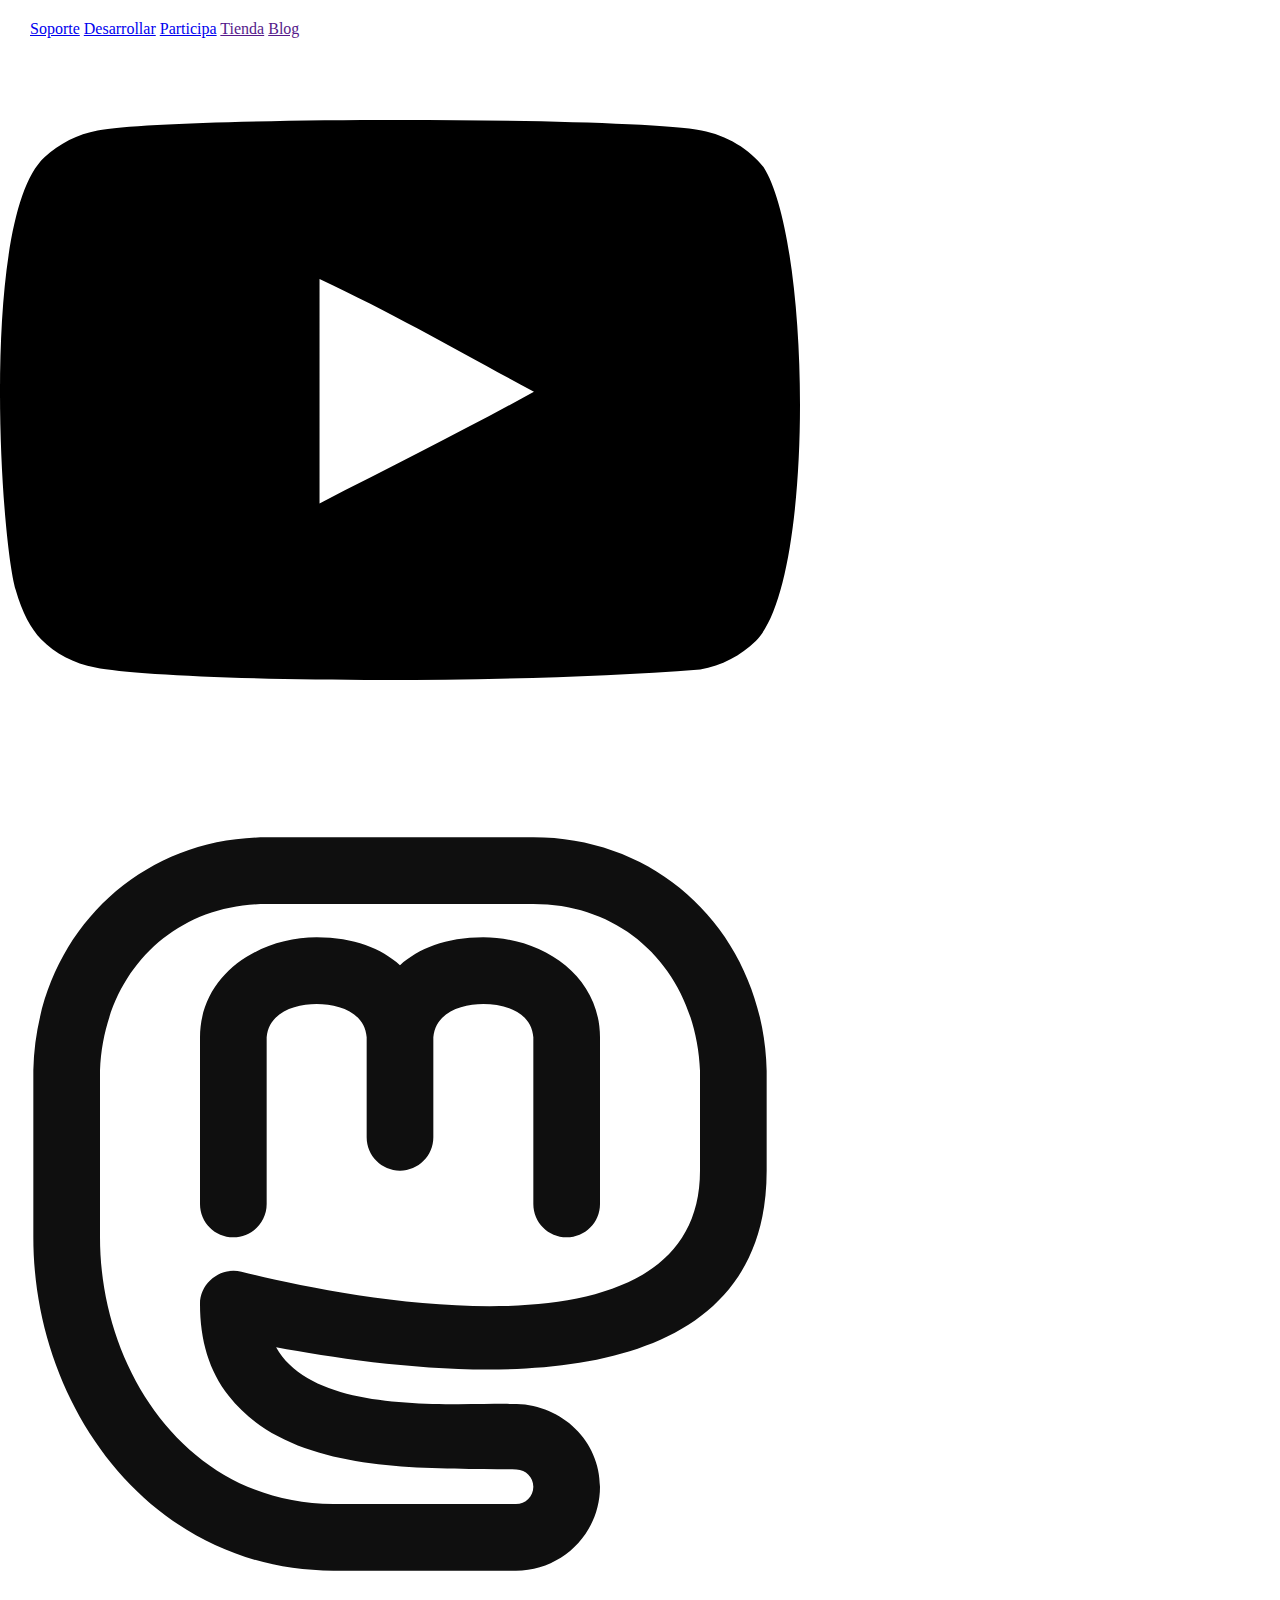
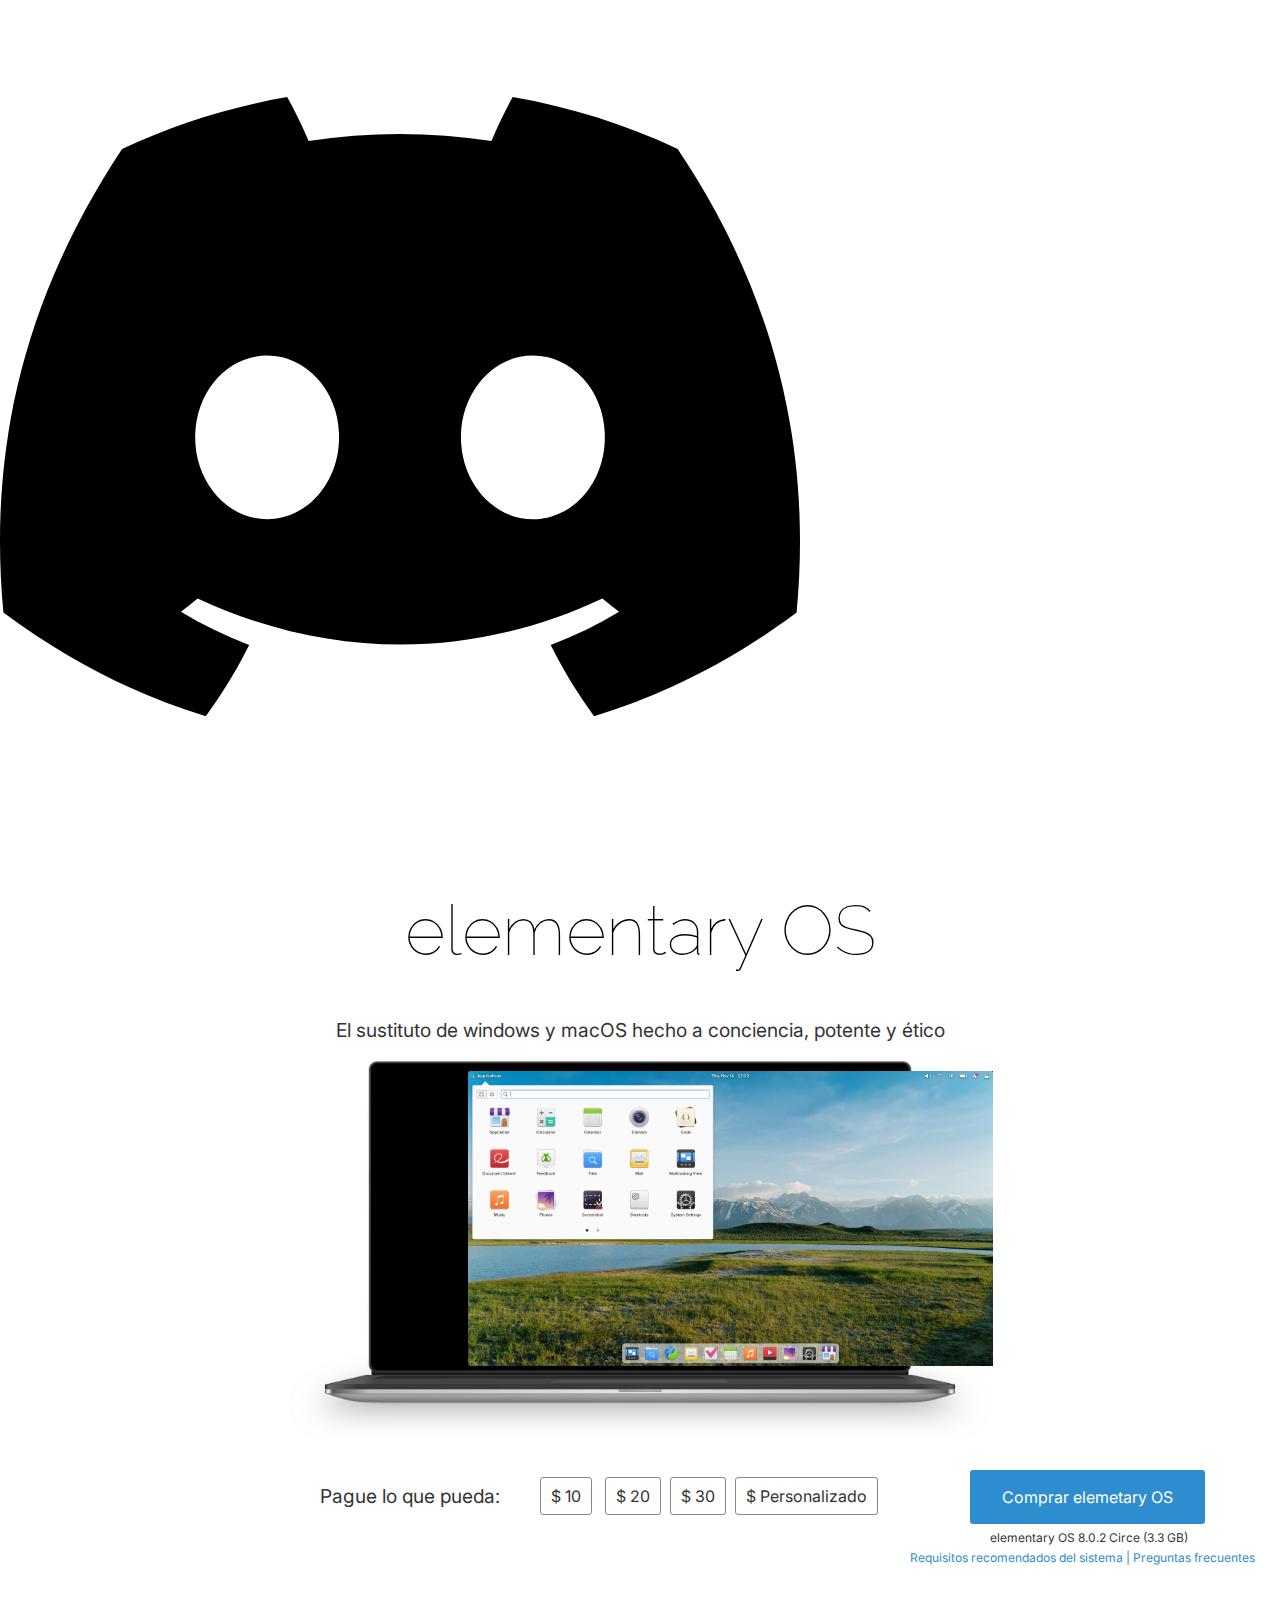
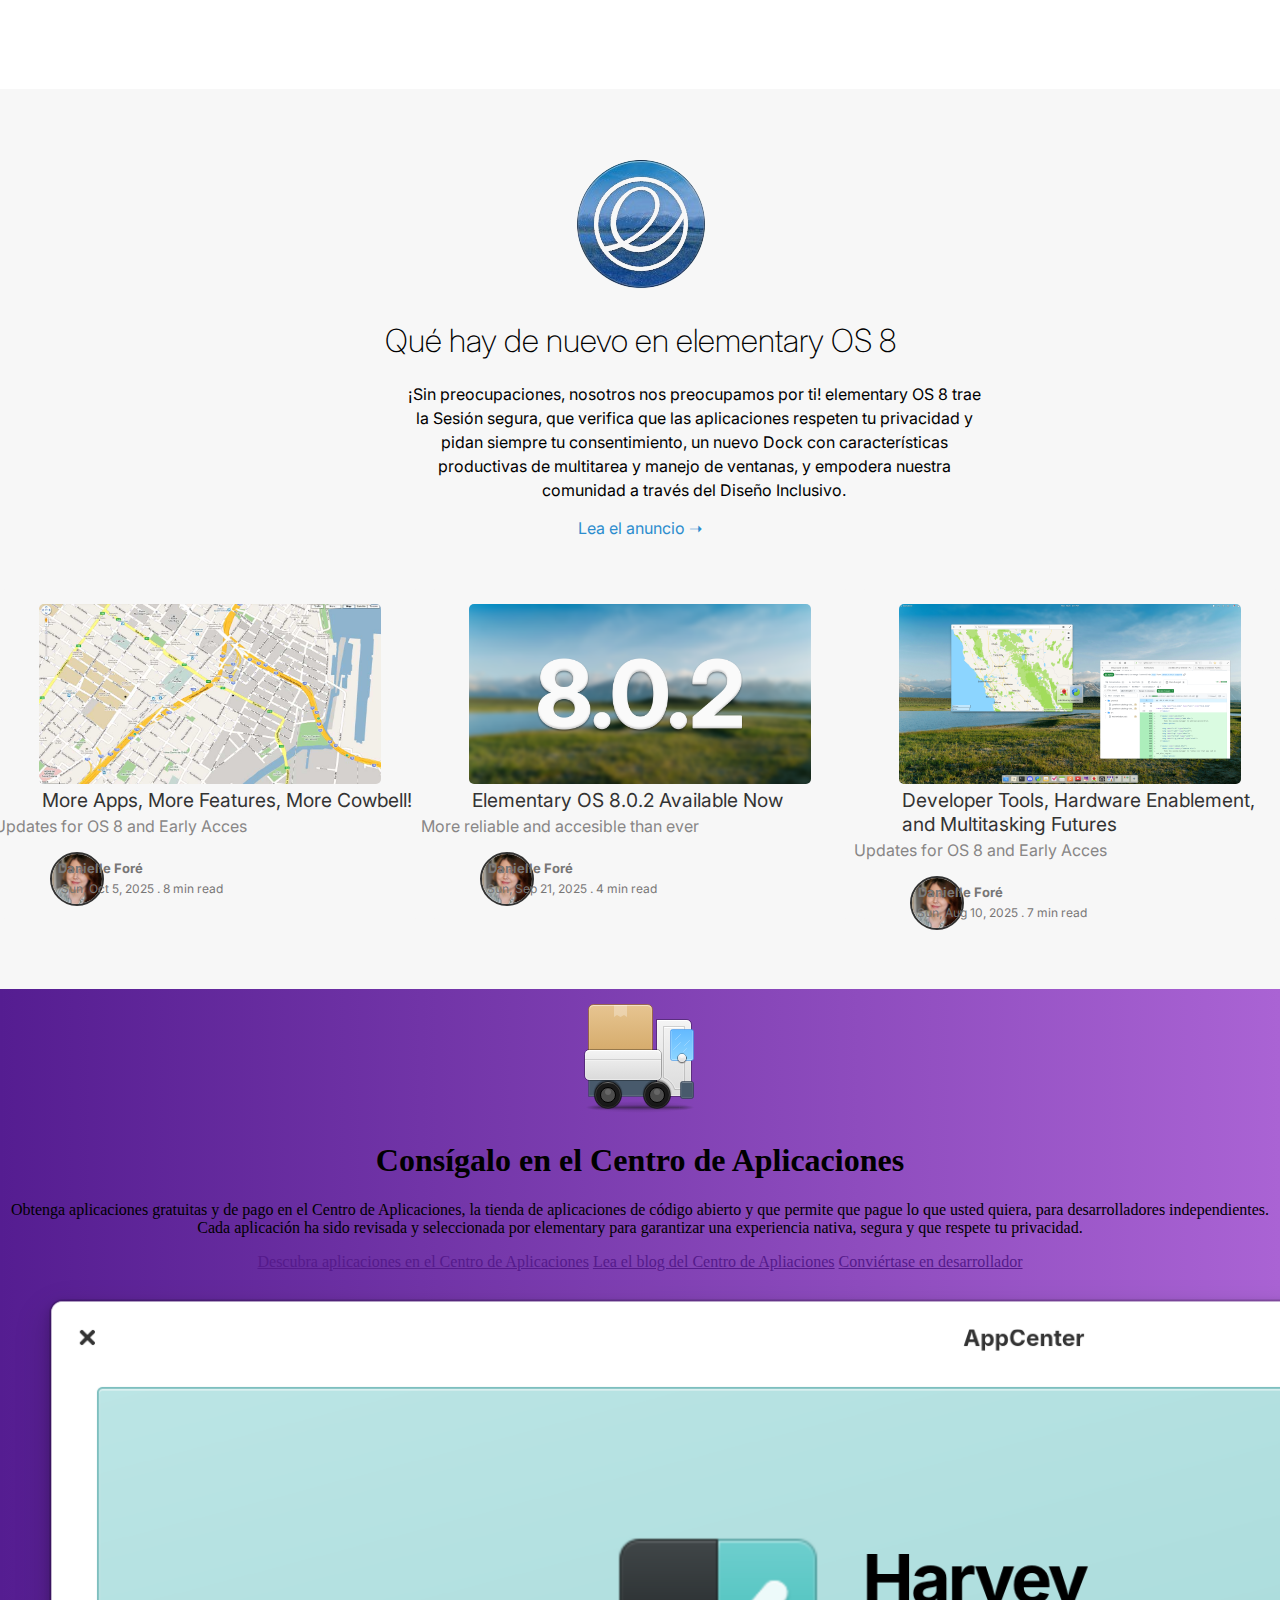
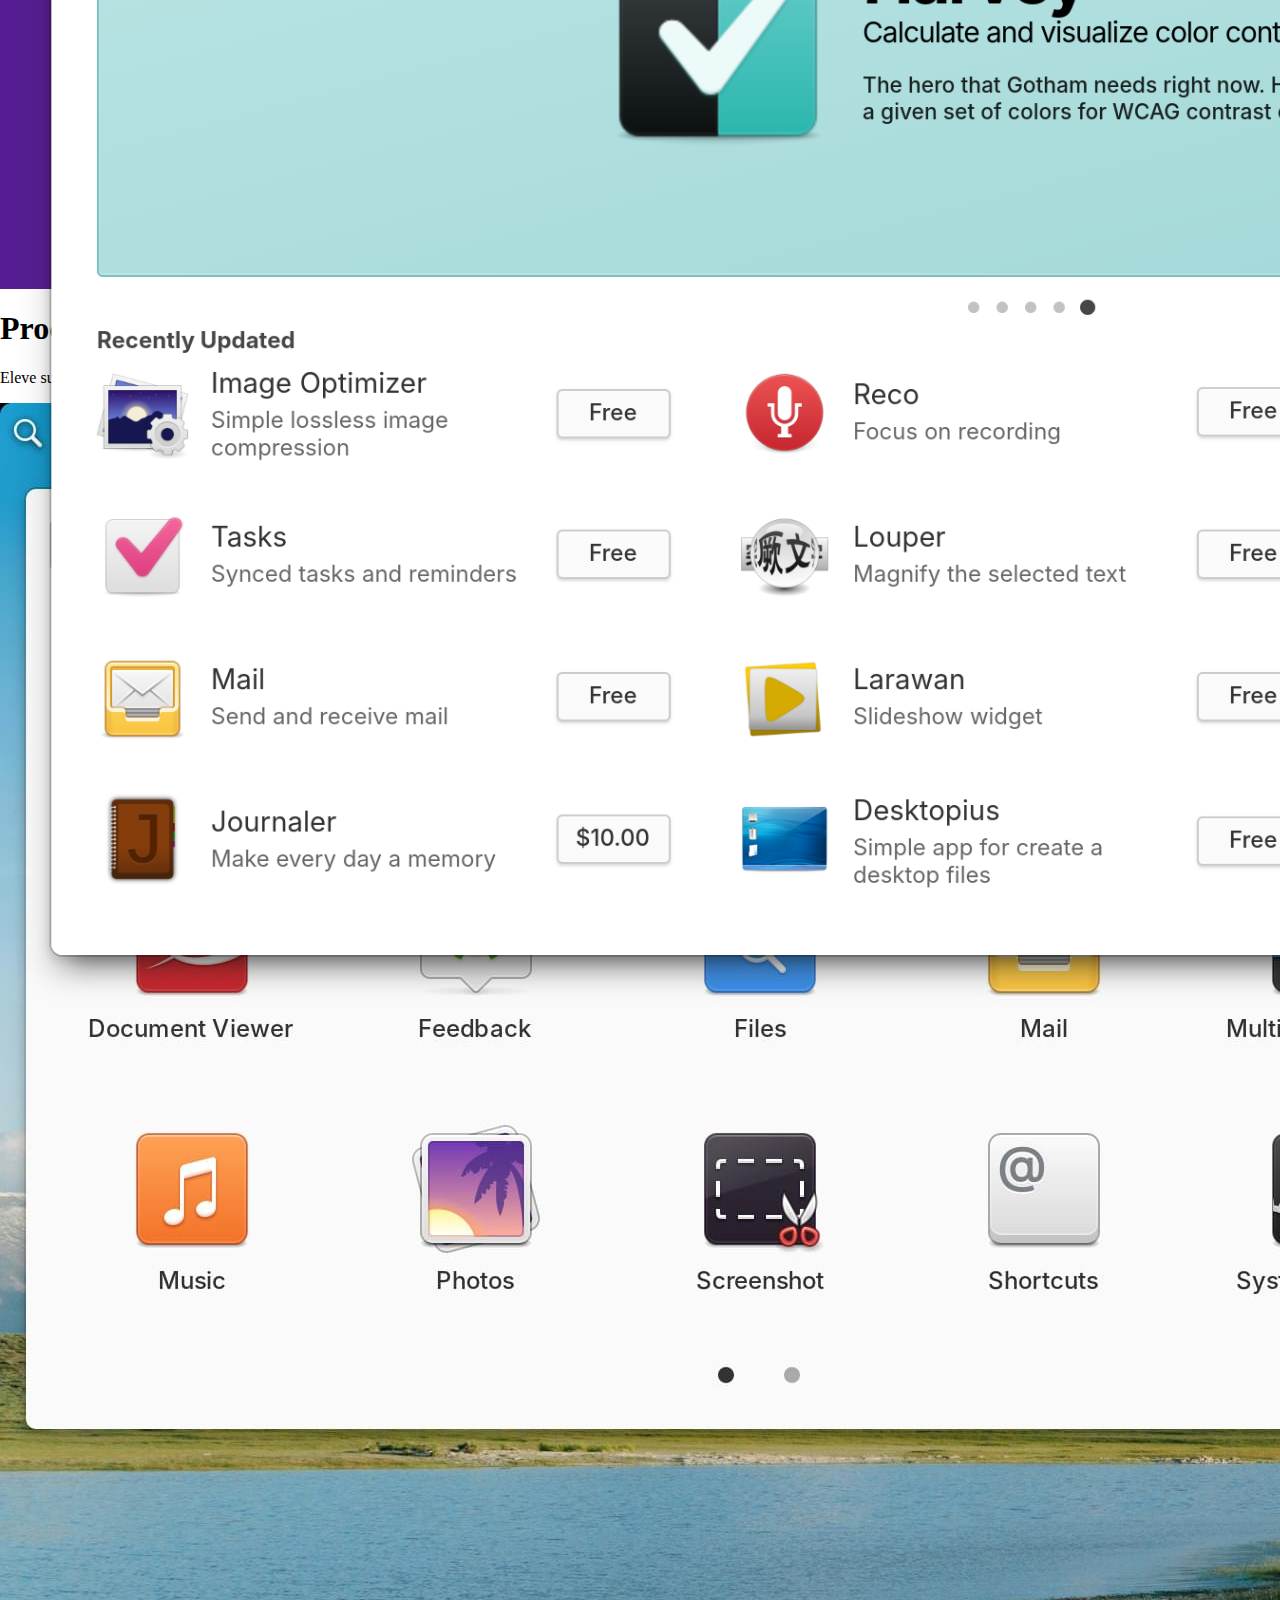
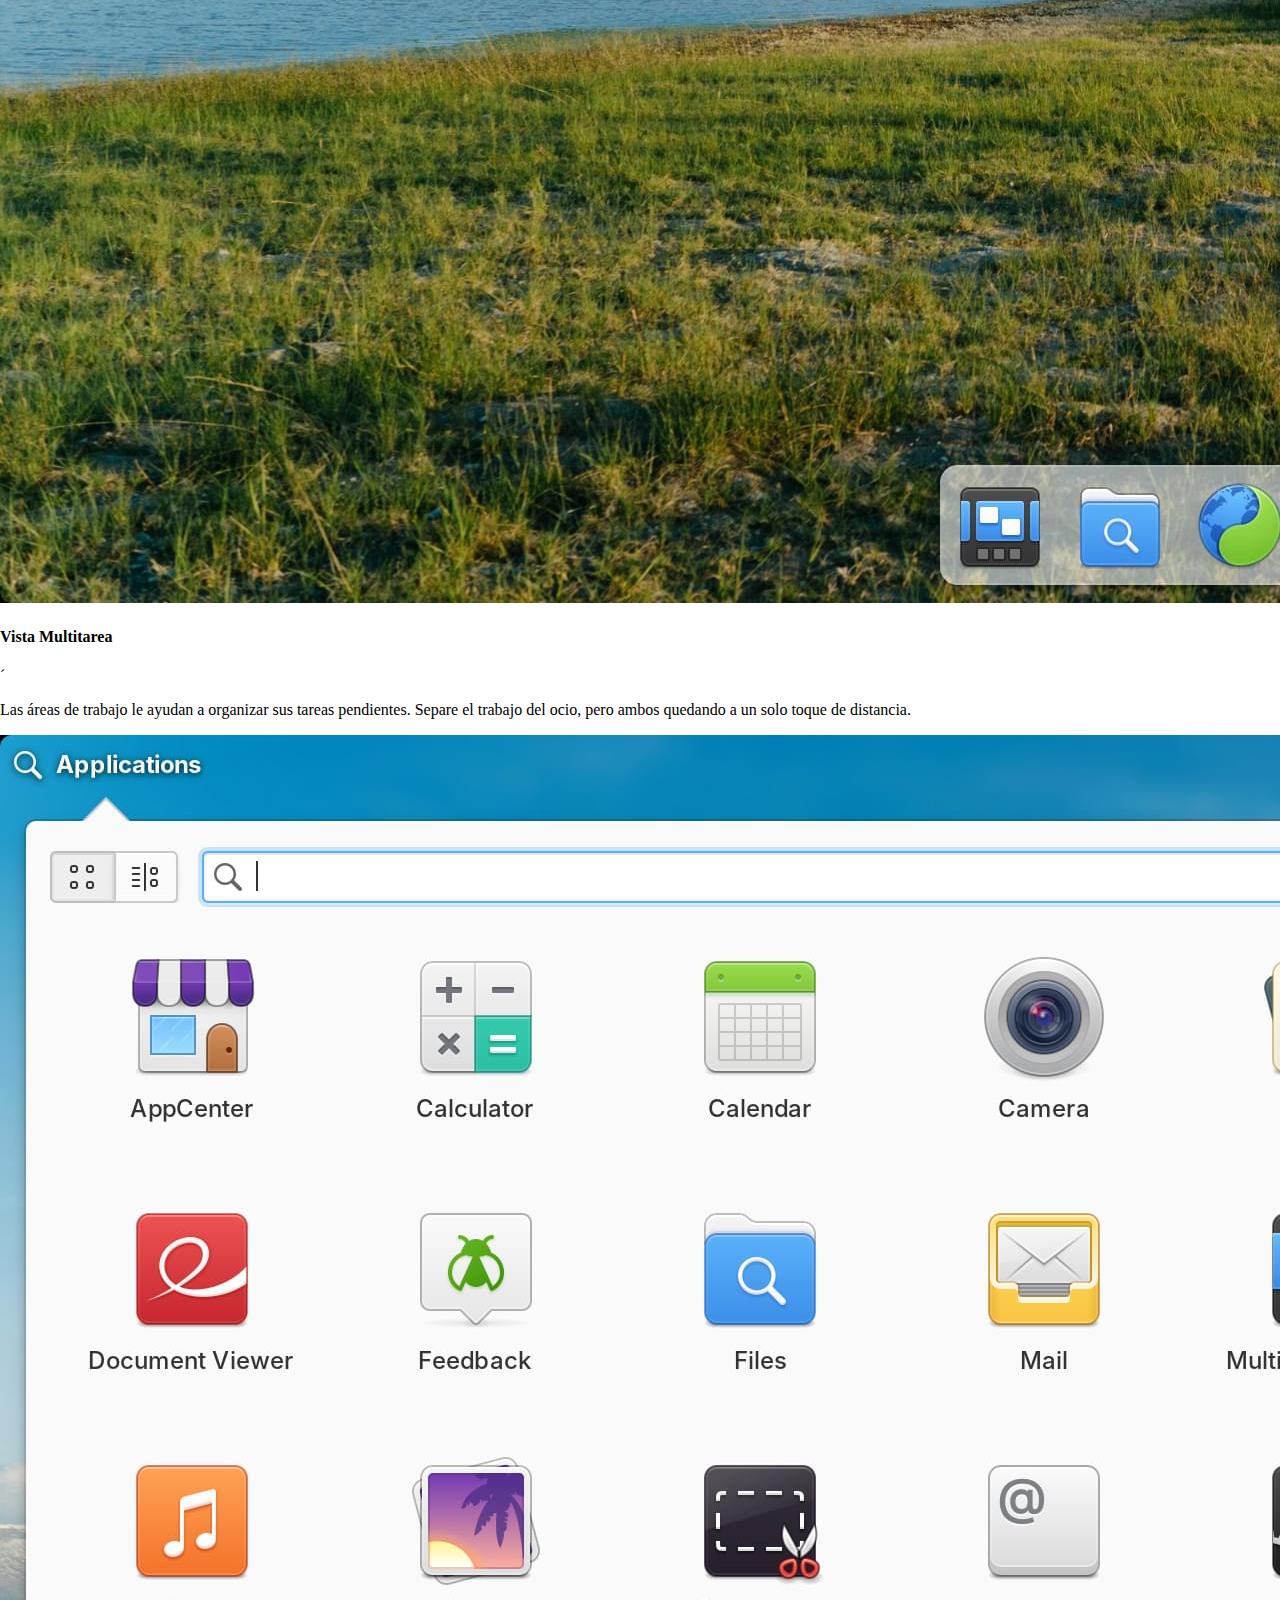
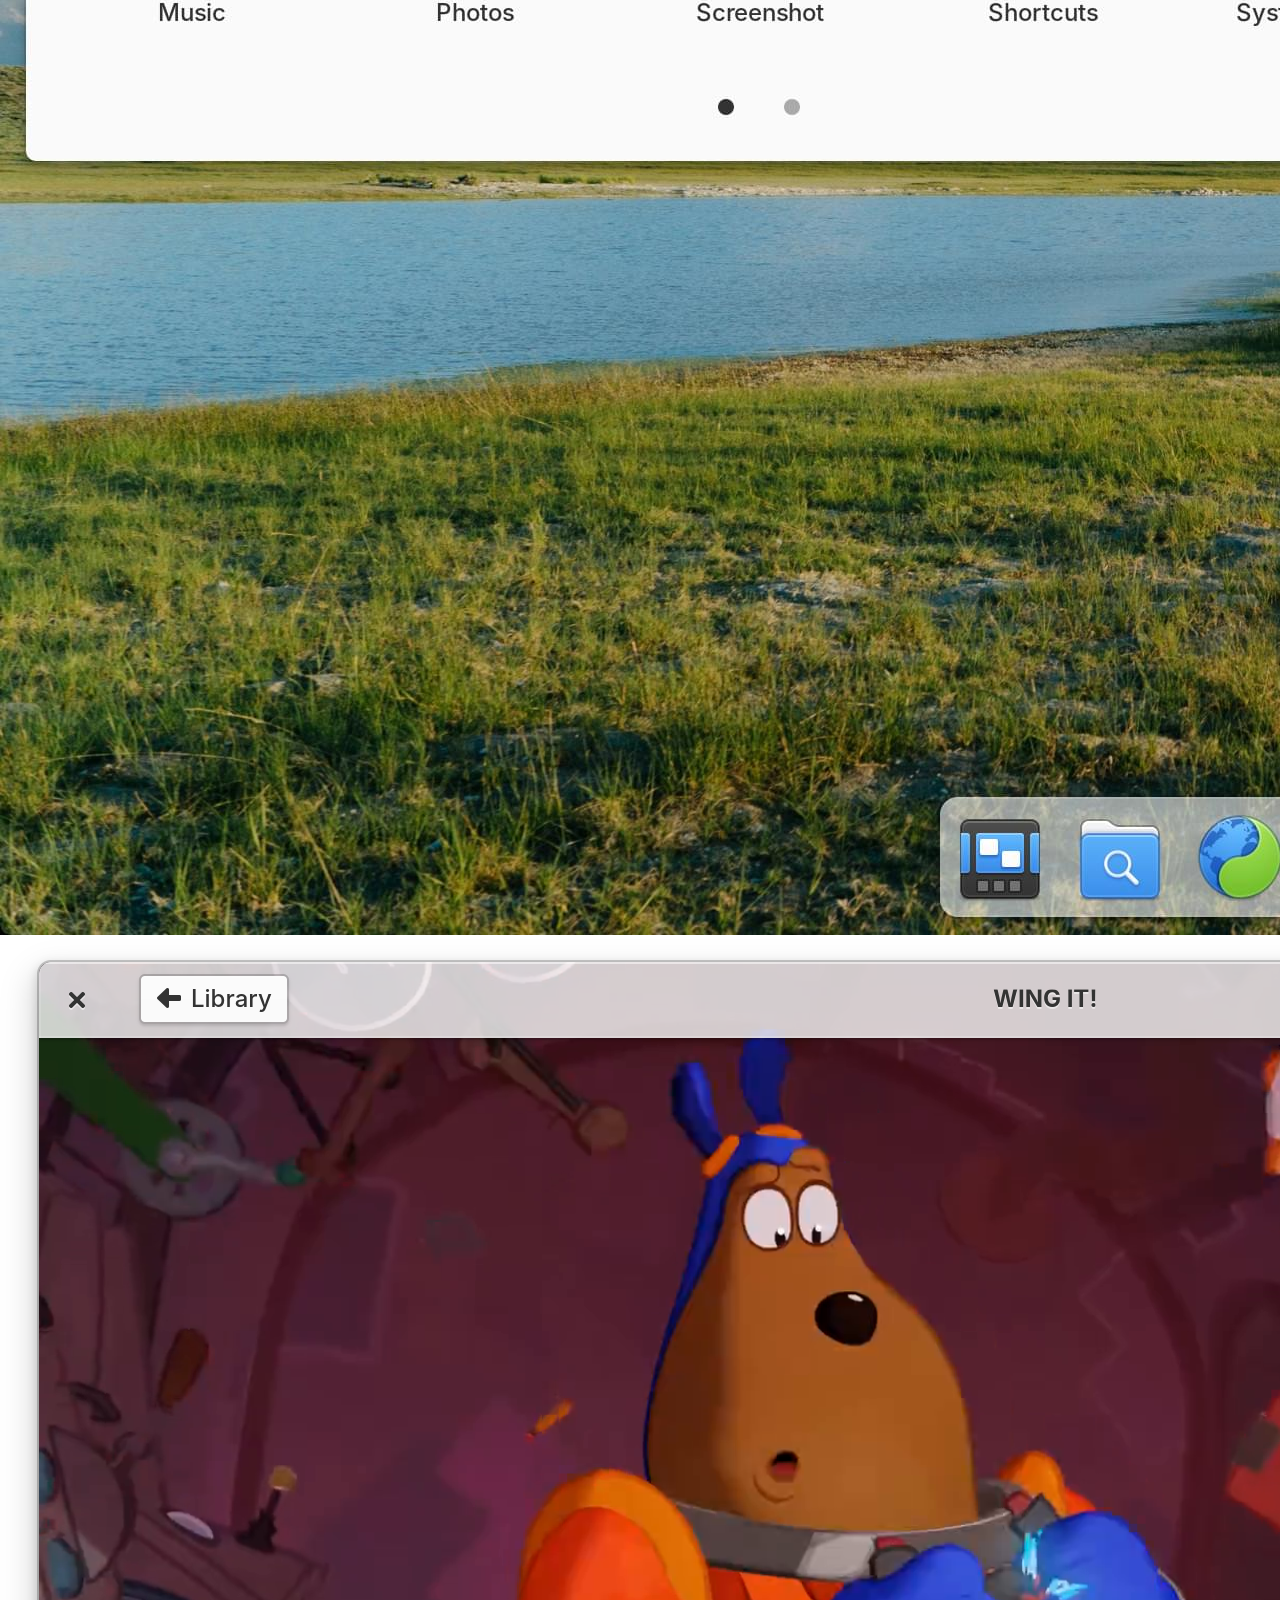
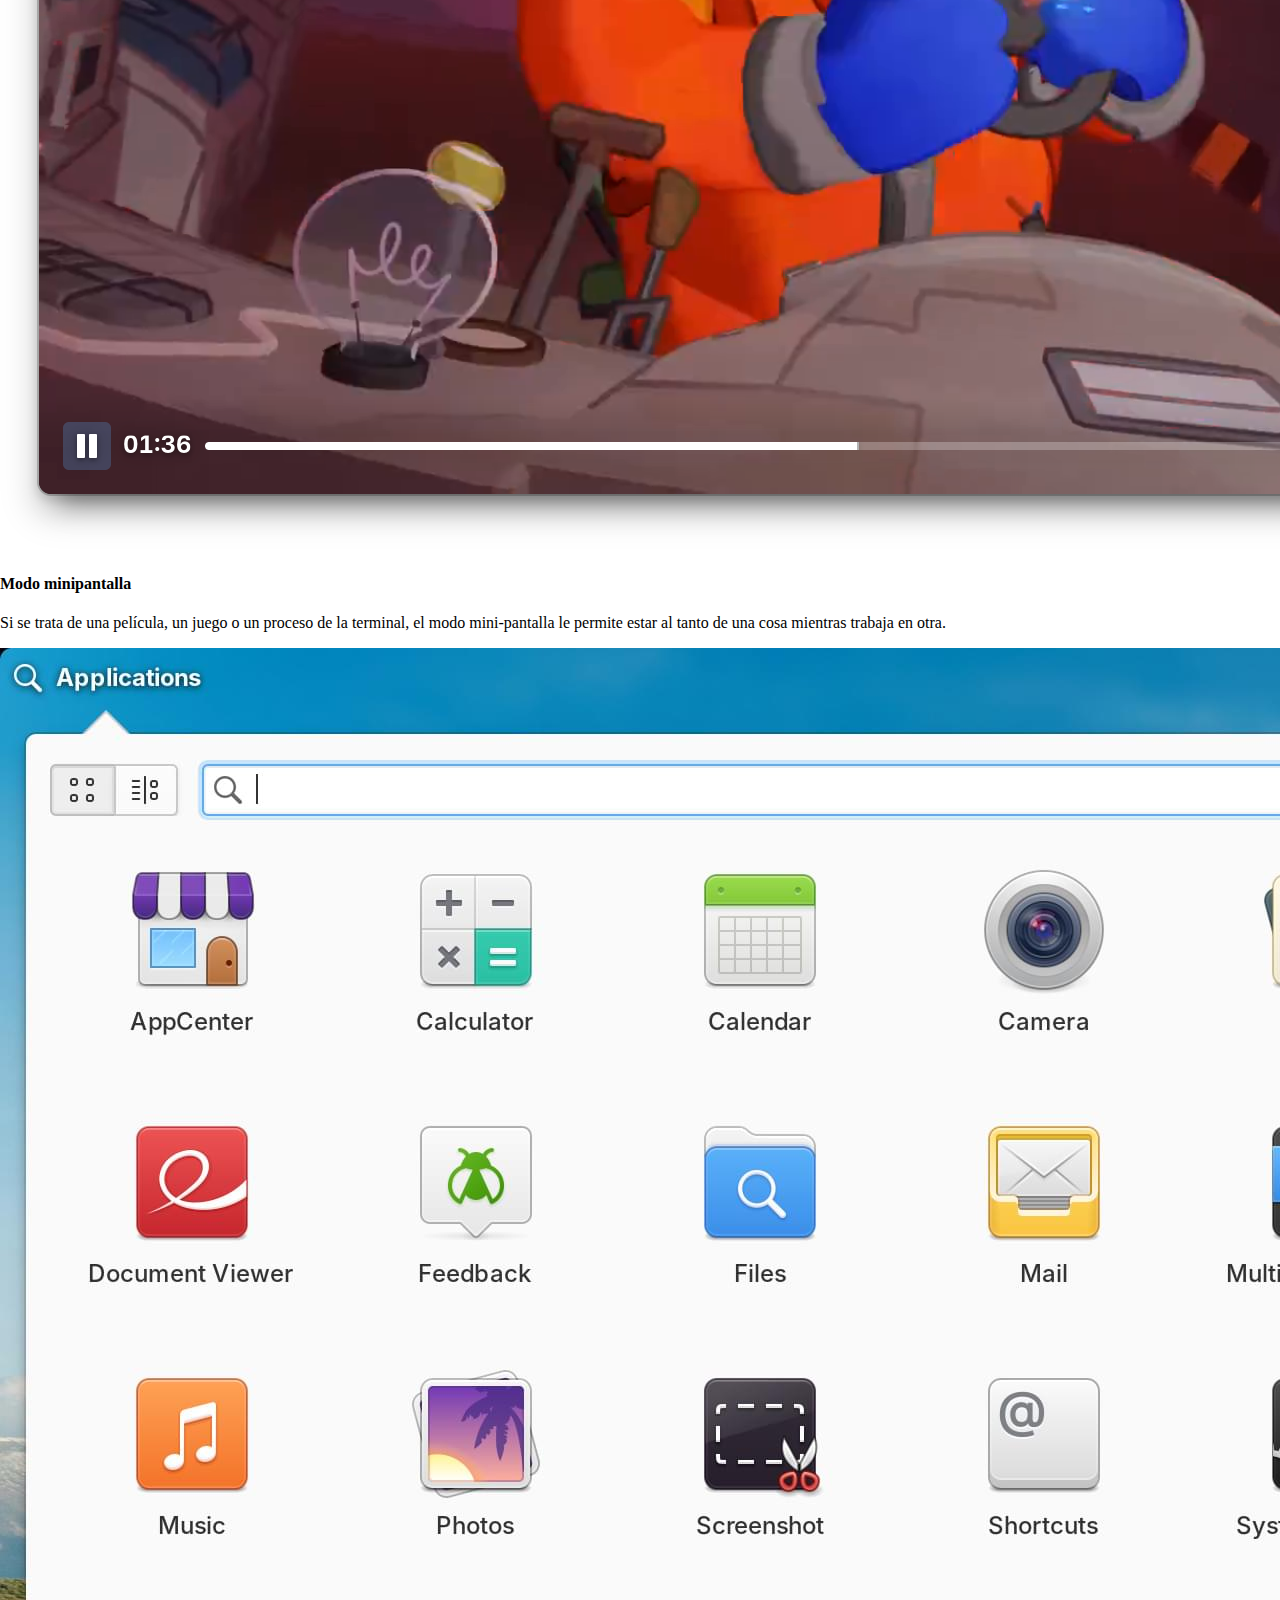
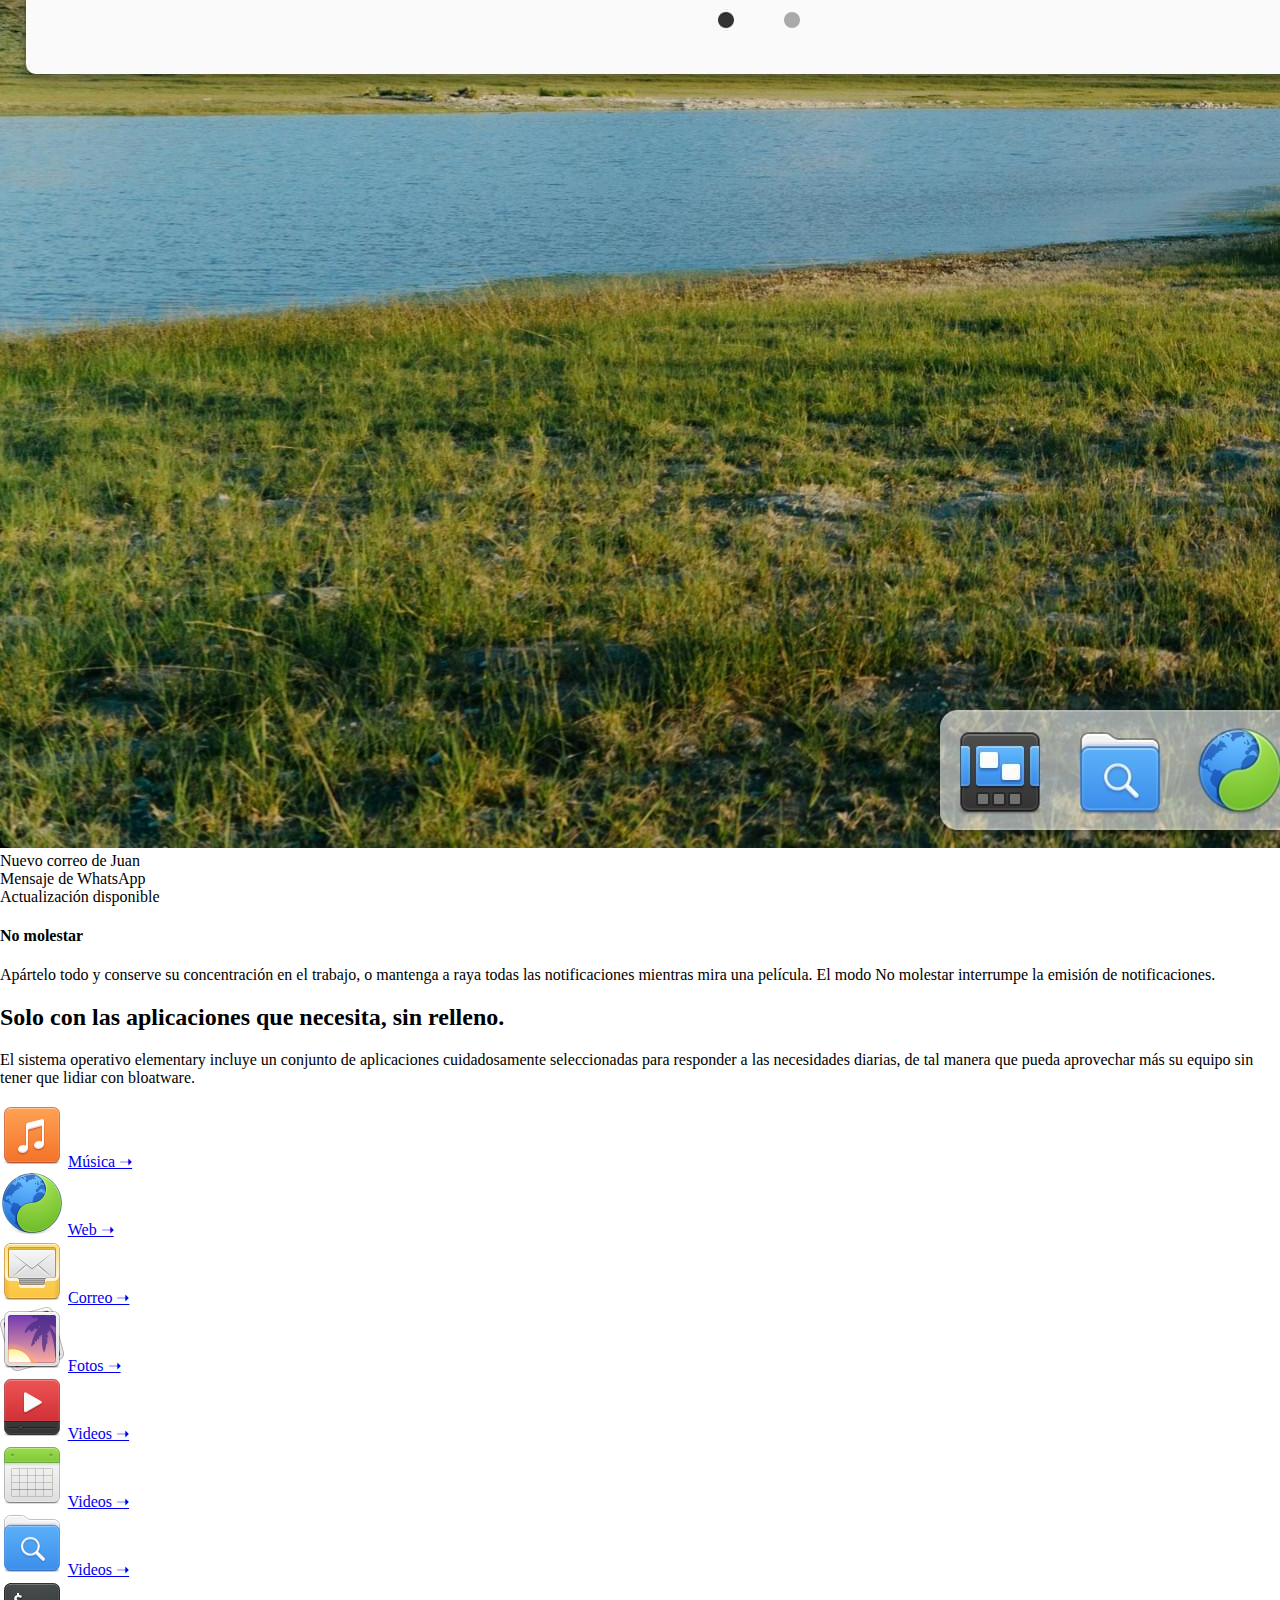
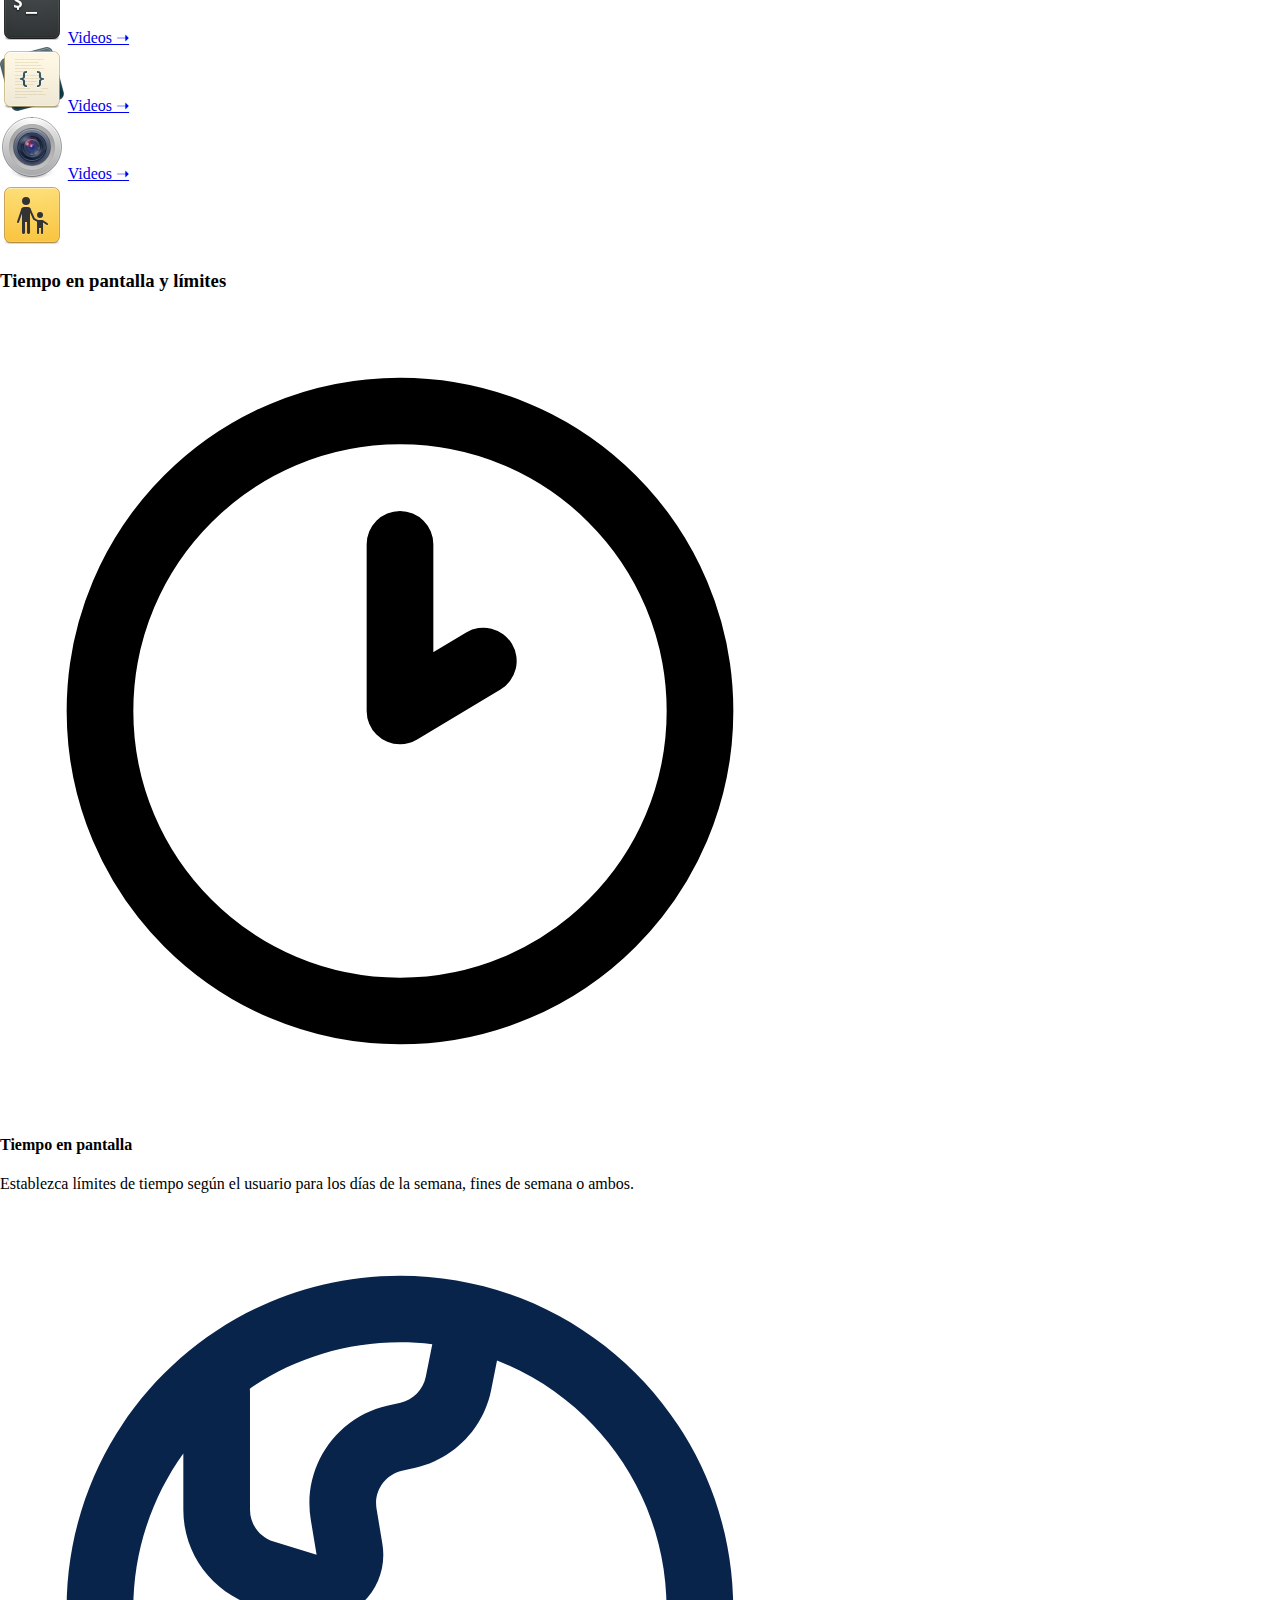
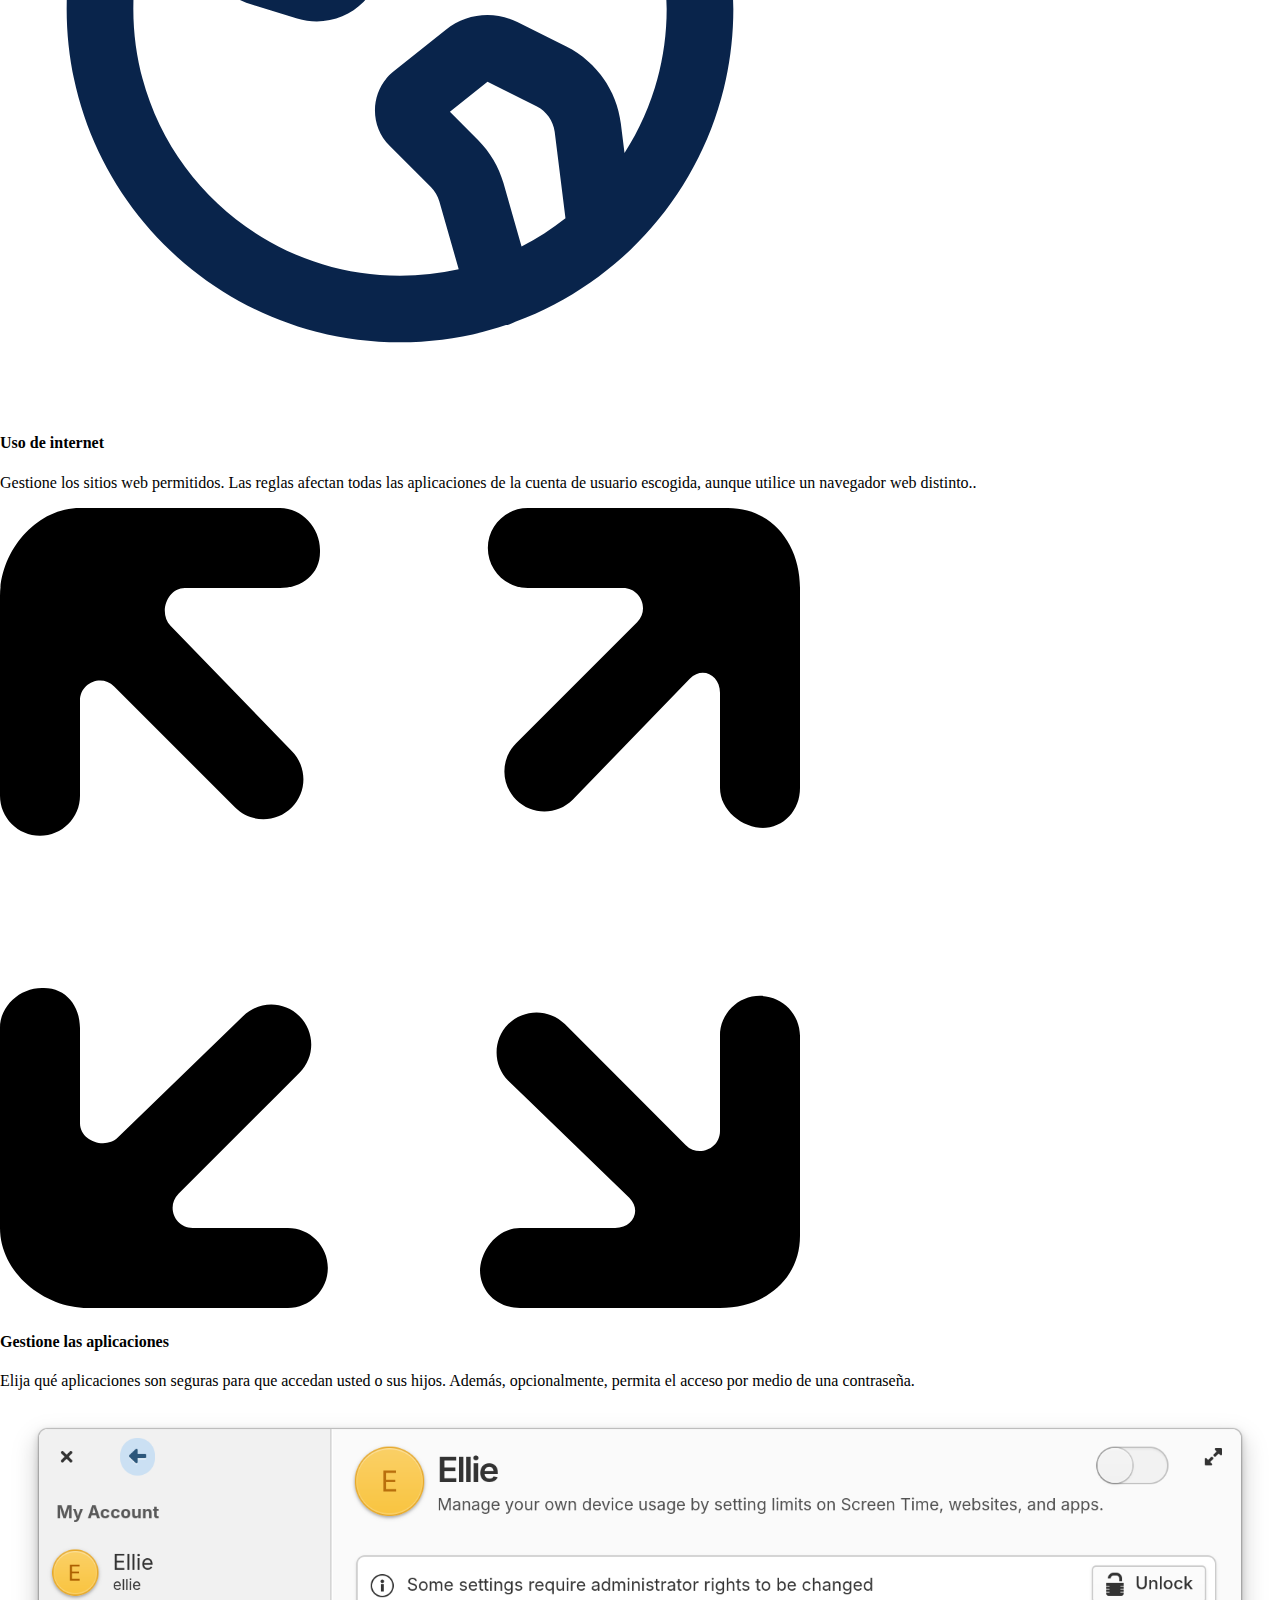
<file: index.html>
<!DOCTYPE html>
<html lang="en">

<head>
    <meta charset="UTF-8">
    <meta name="viewport" content="width=device-width, initial-scale=1.0">
    <title>GACJ-elementaryOs</title>
    <link rel="stylesheet" href="styles/index-styles.css">
    <link rel="preconnect" href="https://fonts.googleapis.com">
    <link rel="preconnect" href="https://fonts.gstatic.com" crossorigin>
    <link
        href="https://fonts.googleapis.com/css2?family=Inter:ital,opsz,wght@0,14..32,100..900;1,14..32,100..900&display=swap"
        rel="stylesheet">
</head>

<body>
    <header>
    <nav>
        <div class="nav-izq">
            <a href="" class="logo"><img src="img/logo-circulo.png" alt="logo" width="35px"></a>
            <a href="Soporte.html">Soporte</a>
            <a href="Desarrollar.html">Desarrollar</a>
            <a href="participa.html">Participa</a>
            <a href="">Tienda</a>
            <a href="">Blog</a>
        </nav>
    </header>    
        </div>
        
        <div class="nav-der">
            <a href="https://www.youtube.com" target="_blank" aria-label="YouTube">
                <img src="img/youtube-168-svgrepo-com.svg" alt="YouTube" class="social-icon">
            </a>
            <a href="https://mastodon.social" target="_blank" aria-label="Mastodon">
                <img src="img/mastodon-svgrepo-com.svg" alt="Mastodon" class="social-icon">
            </a>
            <a href="https://discord.com" target="_blank" aria-label="Discord">
                <img src="img/discord-icon-svgrepo-com.svg" alt="Discord" class="social-icon">
            </a>
        </div>
    </nav>
</header>
    <main>
        <!-- Primer div del main -->
        <div class="seccion seccion1">
            <h1>elementary <span>OS</span></h1>
            <p>El sustituto de windows y macOS hecho a conciencia, potente y ético</p>
            <div class="div-img">
                <img src="img/laptop.jpg" alt="" width="55%">
                <img src="img/escritorio.jpg" alt="" width="41%" class="img-esc">
            </div>
            <div class="precios">
                <p>Pague lo que pueda:</p>
                <a href="" class="a10">$ 10</a>
                <a href="" class="a20">$ 20</a>
                <a href="" class="a30">$ 30</a>
                <a href="" class="aPers">$ Personalizado</a>
                <button>Comprar elemetary OS</button>
                <span class="sp1">elementary OS 8.0.2 Circe (3.3 GB)</span>
                <span class="sp2">Requisitos recomendados del sistema | Preguntas frecuentes</span>
            </div>
        </div>
        <!-- Segundo div del main -->
        <div class="seccion seccion2">
            <div class="anuncio">
                <img src="img/logo-azul.png" alt="">
                <h1>Qué hay de nuevo en elementary OS 8</h1>
                <p>¡Sin preocupaciones, nosotros nos preocupamos por ti! elementary OS 8 trae la Sesión segura,
                    que verifica que las aplicaciones respeten tu privacidad y pidan siempre tu consentimiento, un
                    nuevo Dock con características productivas de multitarea y manejo de ventanas, y empodera
                    nuestra comunidad a través del Diseño Inclusivo.</p>
                <a href="">Lea el anuncio ➝</a>
            </div>
            <div class="mapas">
                <div class="mp">
                    <img style="border-radius: 5px;" src="img/mapa1.jpg" alt="mapa satélital" width="90%" height="60%">
                    <h3>More Apps, More Features, More Cowbell!</h3>
                    <p>Updates for OS 8 and Early Acces</p>
                    <section class="img-Danielle">
                        <img src="img/Danielle.png" alt="Danielle Foré" width="50px">
                        <h3>Danielle Foré</h3>
                        <p>Sun, Oct 5, 2025 <span>.</span> 8 min read</p>
                    </section>
                </div>
                <div class="mp">
                    <img style="border-radius: 5px;" src="img/802.png" alt="8.0.2" width="90%" height="60%">
                    <h3>Elementary OS 8.0.2 Available Now</h3>
                    <p style="left: -80px;">More reliable and accesible than ever</p>
                    <section class="img-Danielle">
                        <img src="img/Danielle.png" alt="Danielle Foré" width="50px">
                        <h3>Danielle Foré</h3>
                        <p>Sun, Sep 21, 2025 <span>.</span> 4 min read</p>
                    </section>
                </div>
                <div class="mp">
                    <img style="border-radius: 5px;" src="img/mapa3.png" alt="mapa y datos en excel" width="90%" height="60%">
                    <h3>Developer Tools, Hardware Enablement, and Multitasking Futures</h3>
                    <p>Updates for OS 8 and Early Acces</p>
                    <section class="img-Danielle">
                        <img src="img/Danielle.png" alt="Danielle Foré" width="50px">
                        <h3>Danielle Foré</h3>
                        <p>Sun, Aug 10, 2025 <span>.</span> 7 min read</p>
                    </section>
                </div>
            </div>
        </div>
        <!-- Tercer div del main -->
        <div class="seccion seccion3">
            <section class="SCA">
                <img src="img/camion.svg" alt="camión de entrega">
                <h1>Consígalo en el <span class="CA">Centro de Aplicaciones</span></h1>
                <p>Obtenga aplicaciones gratuitas y de pago en el Centro de
                   Aplicaciones, la tienda de aplicaciones de código abierto y que
                   permite que pague lo que usted quiera, para desarrolladores
                   independientes. Cada aplicación ha sido revisada y seleccionada por
                   elementary para garantizar una experiencia nativa, segura y que
                   respete tu privacidad.</p>
                   <a href="" class="btnCA btnCA1">Descubra aplicaciones en el Centro de Aplicaciones</a>
                   <a href="" class="btnCA btnCA2">Lea el blog del Centro de Apliaciones</a>
                   <a href="" class="btnCA btnCA3">Conviértase en desarrollador</a>
            </section>
            <section class="img-harvey">
                <img src="img/harvey.png" alt="" width="160%">
            </section>
        </div>
        <!-- Cuarto div del main -->
        <div class="seccion seccion4">
            <section class="productividad">
                <h1>Productividad y diversión al máximo.</h1>
                <p>Eleve su productividad y concentración con la Vista Multitarea, el modo
                   minipantalla, la función No molestar y mucho más. O ponga todo el trabajo a
                   un lado mientras ve videos o juega.</p>
            </section>
            <section class="animaciones">
                <div class="anima an1">
                    <div class="multitask-viewport">
                        <img src="img/escritorio.jpg" alt="Animación multitarea">
                    </div>
                    <h4>Vista Multitarea</h4>´
                    <p>Las áreas de trabajo le ayudan a organizar sus
                        tareas pendientes. Separe el trabajo del ocio,
                        pero ambos quedando a un solo toque de distancia.</p>
                    </div>
                <div class="anima an2">
                    <div class="miniscreen-viewport">
                        <img class="background-img" src="img/escritorio.jpg"
                            alt="Imagen de fondo">
                        <img class="miniscreen-img" src="img/videos.png"
                            alt="Imagen minipantalla">
                    </div>
                    <h4>Modo minipantalla</h4>
                    <p>Si se trata de una película, un juego o un
                        proceso de la terminal, el modo mini-pantalla le
                        permite estar al tanto de una cosa mientras trabaja
                        en otra.</p>
                    </div>
                <div class="anima an3">
                    <div class="donotdisturb-viewport">
                        <img class="desktop-background" src="img/escritorio.jpg"
                            alt="Escritorio con aplicación">
                        <div class="notification notification-1">Nuevo correo de Juan</div>
                        <div class="notification notification-2">Mensaje de WhatsApp</div>
                        <div class="notification notification-3">Actualización disponible</div>
                    </div>
                    <h4>No molestar</h4>
                    <p>Apártelo todo y conserve su concentración en el
                        trabajo, o mantenga a raya todas las
                        notificaciones mientras mira una película. El
                        modo No molestar interrumpe la emisión de
                        notificaciones.</p>
                </div>
            </section>
        </div>
        <!-- Quinto div del main -->
        <div class="seccion seccion5">
            <section class="azul-arriba">
                <div class="aza1">
                    <h2>Solo con las aplicaciones que necesita, sin relleno.</h2>
                    <p>El sistema operativo elementary incluye un conjunto de aplicaciones
                       cuidadosamente seleccionadas para responder a las necesidades diarias, de
                       tal manera que pueda aprovechar más su equipo sin tener que lidiar con
                       bloatware.</p>
                </div>
                <div class="aza2">
                    <section>
                        <img src="img/music.svg" alt="logo de música">
                        <a href="*">Música ➝</a>
                    </section>
                    <section>
                        <img src="img/web.svg" alt="logo de web">
                        <a href="*">Web ➝</a>
                    </section>
                    <section>
                        <img src="img/mail.svg" alt="logo de correo">
                        <a href="*">Correo ➝</a>
                    </section>
                    <section>
                        <img src="img/photos.svg" alt="logo de fotos">
                        <a href="*">Fotos ➝</a>
                    </section>
                    <section>
                        <img src="img/videos.svg" alt="logo de videos">
                        <a href="*">Videos ➝</a>
                    </section>
                </div>
                <div class="aza3">
                    <section>
                        <img src="img/calendar.svg" alt="logo de calendario">
                        <a href="*">Videos ➝</a>
                    </section>
                    <section>
                        <img src="img/files.svg" alt="logo de archivos">
                        <a href="*">Videos ➝</a>
                    </section>
                    <section>
                        <img src="img/terminal.svg" alt="logo de terminal">
                        <a href="*">Videos ➝</a>
                    </section>
                    <section>
                        <img src="img/code.svg" alt="logo de código">
                        <a href="*">Videos ➝</a>
                    </section>
                    <section>
                        <img src="img/camera.svg" alt="logo de cámara">
                        <a href="*">Videos ➝</a>
                    </section>
                </div>
            </section>
        </div>
        <!-- Sexto div del main -->
        <div class="seccion seccion6">
            <section class="s61">
                <img src="img/family.svg" alt="">
                <h3>Tiempo en pantalla y límites</h3>
                <div>
                    <img src="img/clock.svg" alt="logo de reloj">
                    <h4>Tiempo en pantalla</h4>
                    <p>Establezca límites de tiempo según el usuario para los días de la
                       semana, fines de semana o ambos.</p>
                </div>
                <div>
                    <img src="img/world.svg" alt="logo de mundo">
                    <h4>Uso de internet</h4>
                    <p>Gestione los sitios web permitidos. Las reglas afectan todas las
                       aplicaciones de la cuenta de usuario escogida, aunque utilice un
                       navegador web distinto..</p>
                </div>
                <div>
                    <img src="img/given.svg" alt="logo de dado">
                    <h4>Gestione las aplicaciones</h4>
                    <p>Elija qué aplicaciones son seguras para que accedan usted o sus
                       hijos. Además, opcionalmente, permita el acceso por medio de una
                       contraseña.</p>
                </div>
            </section>
            <section class="s62">
                <img src="img/Ellie.png" alt="" width="100%">
            </section>
        </div>
        <!-- Septimo div del main -->
        <div class="seccion seccion7">

        </div>
    </main>
    <footer>

    </footer>
</body>
</file>
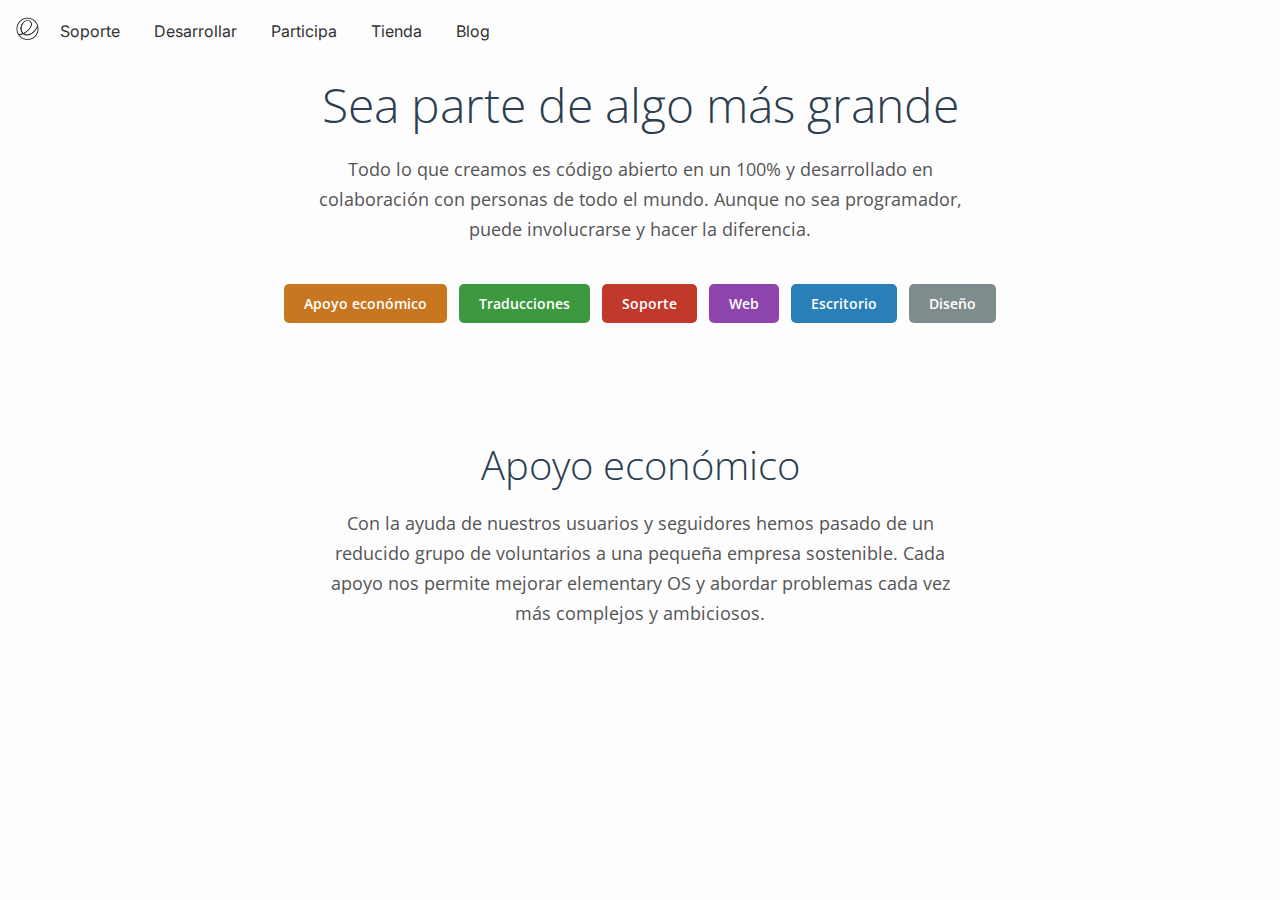
<file: participa.html>
<!DOCTYPE html>
<html lang="es">

<head>
    <meta charset="UTF-8">
    <meta name="viewport" content="width=device-width, initial-scale=1.0">
    <title>Participa elementaryOS</title>
    <link rel="stylesheet" href="styles/participa-styles.css">
    <link rel="preconnect" href="https://fonts.googleapis.com">
    <link rel="preconnect" href="https://fonts.gstatic.com" crossorigin>
    <link href="https://fonts.googleapis.com/css2?family=Open+Sans:wght@300;400;600&display=swap" rel="stylesheet">
     <link
        href="https://fonts.googleapis.com/css2?family=Inter:ital,opsz,wght@0,14..32,100..900;1,14..32,100..900&display=swap"
        rel="stylesheet">
</head>

<body>

    <header class="main-header">
    <nav class="principal">
            <a href="index.html" class="logo"><img src="img/logo-circulo.png" alt="logo" width="35px"></a>
            <a href="">Soporte</a>
            <a href="Desarrollar.html">Desarrollar</a>
            <a href="participa.html">Participa</a>
            <a href="">Tienda</a>
            <a href="">Blog</a>
        </nav>    

     <h1>Sea parte de algo más grande</h1>
        <p>Todo lo que creamos es código abierto en un 100% y desarrollado en colaboración con personas de todo el
            mundo. Aunque no sea programador, puede involucrarse y hacer la diferencia.</p>

        <nav class="categories">
            <a href="#" class="btn btn-economic">Apoyo económico</a>
            <a href="#" class="btn btn-translations">Traducciones</a>
            <a href="#" class="btn btn-support">Soporte</a>
            <a href="#" class="btn btn-web">Web</a>
            <a href="#" class="btn btn-desktop">Escritorio</a>
            <a href="#" class="btn btn-design">Diseño</a>
        </nav>

        </header>

    <main class="content-section">
        <h2>Apoyo económico</h2>
        <p>Con la ayuda de nuestros usuarios y seguidores hemos pasado de un reducido grupo de voluntarios a una pequeña
            empresa sostenible. Cada apoyo nos permite mejorar elementary OS y abordar problemas cada vez más complejos
            y ambiciosos.</p>
    </main>

</body>

</html>
</file>
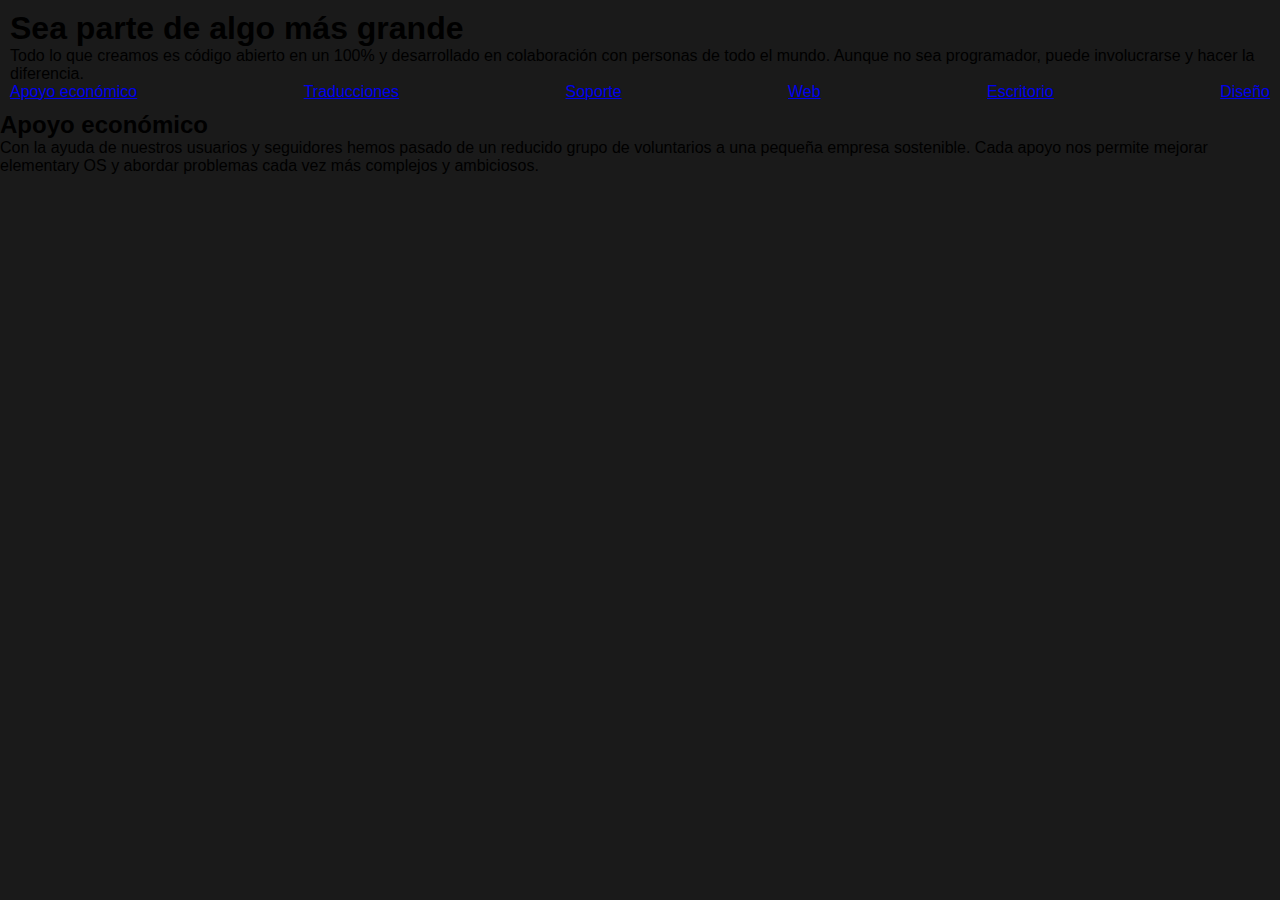
<file: soporte.html>
<!DOCTYPE html>
<html lang="es">
<head>
    <meta charset="UTF-8">
    <meta name="viewport" content="width=device-width, initial-scale=1.0">
    <title>Soporte elementaryOS</title>
    <link rel="stylesheet" href="styles/soporte-styles.css">
    <link rel="preconnect" href="https://fonts.googleapis.com">
    <link rel="preconnect" href="https://fonts.gstatic.com" crossorigin>
    <link href="https://fonts.googleapis.com/css2?family=Open+Sans:wght@300;400;600&display=swap" rel="stylesheet">
</head>
<body>

    <header class="main-header">
        <h1>Sea parte de algo más grande</h1>
        <p>Todo lo que creamos es código abierto en un 100% y desarrollado en colaboración con personas de todo el mundo. Aunque no sea programador, puede involucrarse y hacer la diferencia.</p>

        <nav class="categories">
            <a href="#" class="btn btn-economic">Apoyo económico</a>
            <a href="#" class="btn btn-translations">Traducciones</a>
            <a href="#" class="btn btn-support">Soporte</a>
            <a href="#" class="btn btn-web">Web</a>
            <a href="#" class="btn btn-desktop">Escritorio</a>
            <a href="#" class="btn btn-design">Diseño</a>
        </nav>
    </header>

    <main class="content-section">
        <h2>Apoyo económico</h2>
        <p>Con la ayuda de nuestros usuarios y seguidores hemos pasado de un reducido grupo de voluntarios a una pequeña empresa sostenible. Cada apoyo nos permite mejorar elementary OS y abordar problemas cada vez más complejos y ambiciosos.</p>
    </main>

</body>
</html>
</file>
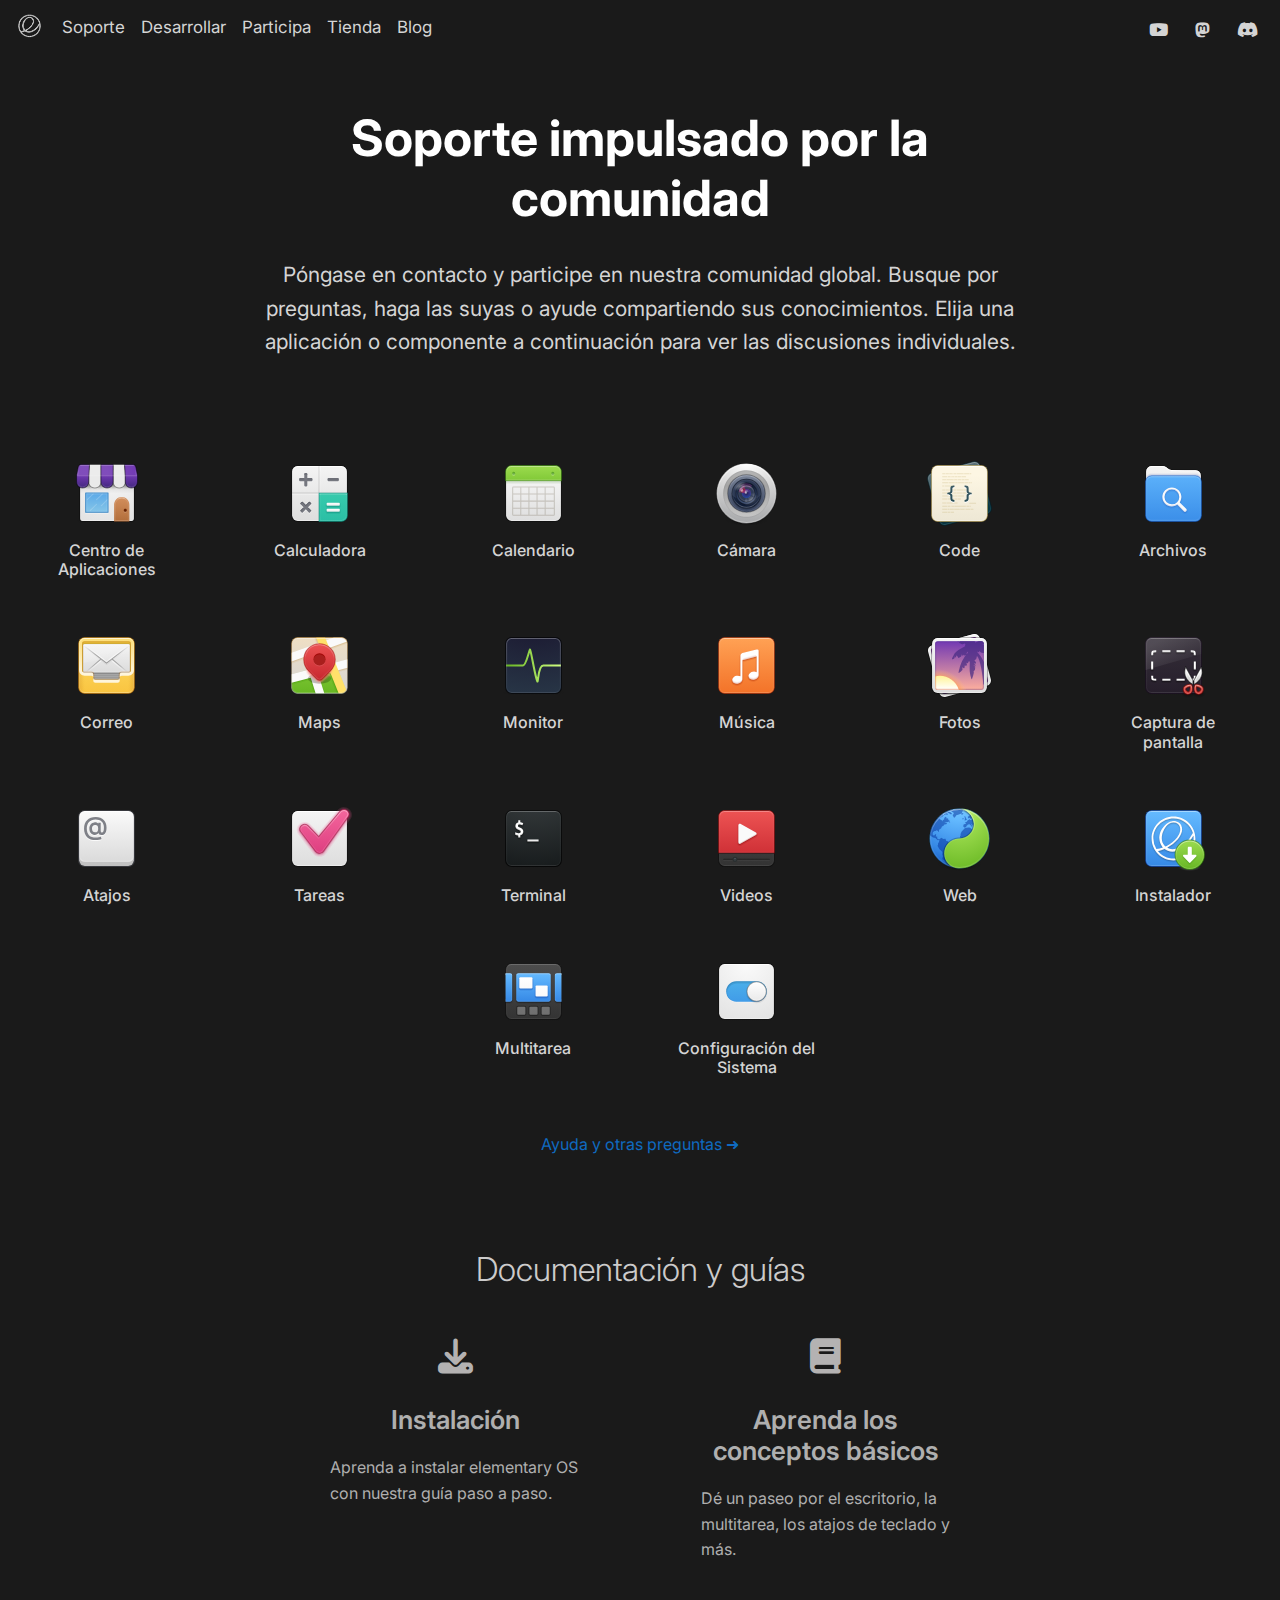
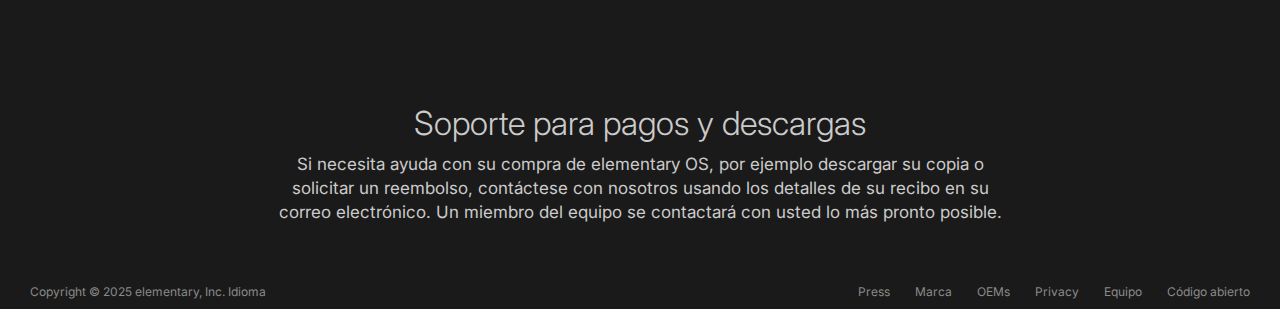
<file: Soporte.html>
<!DOCTYPE html>
<html lang="es">

<head>
    <meta charset="UTF-8">
    <meta name="viewport" content="width=device-width, initial-scale=1.0">
    <title>elementary.io/es/support</title>
    <link rel="stylesheet" href="styles/soporte-styles.css">
    <link rel="preconnect" href="https://fonts.googleapis.com">
    <link rel="preconnect" href="https://fonts.gstatic.com" crossorigin>
    <link
        href="https://fonts.googleapis.com/css2?family=Inter:ital,opsz,wght@0,14..32,100..900;1,14..32,100..900&display=swap"
        rel="stylesheet">
    <link rel="stylesheet" href="https://cdnjs.cloudflare.com/ajax/libs/font-awesome/6.5.1/css/all.min.css">
</head>

<body>
    <header>
        <nav>
            <a href="index.html" class="logo">
                <img src="img/logo-circulo.png" alt="logo" width="35px">
            </a>
            <div class="nav-links">
                <a href="Soporte.html">Soporte</a>
                <a href="Desarrollar.html">Desarrollar</a>
                <a href="participa.html">Participa</a>
                <a href="">Tienda</a>
                <a href="">Blog</a>
            </div>
            <div class="RedesSociales">
                <a href="https://www.youtube.com/user/elementaryproject" class="icon youtube" target="_blank">
                    <i class="fab fa-youtube"></i>
                </a>
                <a href="https://mastodon.social/@elementary" class="icon mastodon" target="_blank">
                    <i class="fab fa-mastodon"></i>
                </a>
                <a href="https://discord.com/invite/pCenUBu" class="icon discord" target="_blank">
                    <i class="fab fa-discord"></i>
                </a>
            </div>
        </nav>
    </header>

    <section class="inicio">
        <div class="texto">
            <h2>Soporte impulsado por la<br>comunidad</h2>
            <div class="Texto_Inicio">
                <p>Póngase en contacto y participe en nuestra comunidad global. Busque por<br>
                    preguntas, haga las suyas o ayude compartiendo sus conocimientos. Elija una<br>
                    aplicación o componente a continuación para ver las discusiones individuales.</p>
            </div>
        </div>
    </section>
    <section class="aplicaciones">
        <div class="grid-aplicaciones">
            <div class="appsSoporte">
                <img src="img/appcenter.svg" alt="Centro de Aplicaciones">
                <p>Centro de<br>Aplicaciones</p>
            </div>
            <div class="appsSoporte">
                <img src="img/calculadora.svg" alt="Calculadora">
                <p>Calculadora</p>
            </div>
            <div class="appsSoporte">
                <img src="img/calendario.svg" alt="Calendario">
                <p>Calendario</p>
            </div>
            <div class="appsSoporte">
                <img src="img/camara.svg" alt="Camara">
                <p>Cámara</p>
            </div>
            <div class="appsSoporte">
                <img src="img/code.svg" alt="Code">
                <p>Code</p>
            </div>
            <div class="appsSoporte">
                <img src="img/Archivos.svg" alt="Archivos">
                <p>Archivos</p>
            </div>

            <!-- Segunda fila -->
            <div class="appsSoporte">
                <img src="img/Correo.svg" alt="Correo">
                <p>Correo</p>
            </div>
            <div class="appsSoporte">
                <img src="img/maps.svg" alt="Maps">
                <p>Maps</p>
            </div>
            <div class="appsSoporte">
                <img src="img/monitor.svg" alt="Monitor">
                <p>Monitor</p>
            </div>
            <div class="appsSoporte">
                <img src="img/musica.svg" alt="Música">
                <p>Música</p>
            </div>
            <div class="appsSoporte">
                <img src="img/Fotos.svg" alt="Fotos">
                <p>Fotos</p>
            </div>
            <div class="appsSoporte">
                <img src="img/CapturaDePantalla.svg" alt="Captura de pantalla">
                <p>Captura de<br>pantalla</p>
            </div>

            <!-- Tercera fila -->
            <div class="appsSoporte">
                <img src="img/Atajos.svg" alt="Atajos">
                <p>Atajos</p>
            </div>
            <div class="appsSoporte">
                <img src="img/Tareas.svg" alt="Tareas">
                <p>Tareas</p>
            </div>
            <div class="appsSoporte">
                <img src="img/terminal.svg" alt="Terminal">
                <p>Terminal</p>
            </div>
            <div class="appsSoporte">
                <img src="img/videos.svg" alt="Videos">
                <p>Videos</p>
            </div>
            <div class="appsSoporte">
                <img src="img/web.svg" alt="Web">
                <p>Web</p>
            </div>
            <div class="appsSoporte">
                <img src="img/instalador.svg" alt="Instalador">
                <p>Instalador</p>
            </div>
            <!-- Cuarta fila -->
            <div class="Fila4">
                <img src="img/multitarea.svg" alt="multitarea">
                <p>Multitarea</p>
            </div>
            <div class="Fila4">
                <img src="img/configuracionDelSistema.svg" alt="ConfiguracionSistema">
                <p>Configuración del<br>Sistema</p>
            </div>
        </div>
        <div class="linkAyuda">
            <a href="">Ayuda y otras preguntas ➜</a>
        </div>
    </section>
    <section class="documentacion">
        <h2>Documentación y guías</h2>
        <div class="guias-contenedor">
            <div class="guia-item">
                <div class="icono-guia">
                    <a class="fas fa-download"></a>
                </div>
                <h3>Instalación</h3>
                <p>Aprenda a instalar elementary OS con nuestra guía paso a paso.</p>
            </div>
            <div class="guia-item">
                <div class="icono-guia">
                    <a class="fas fa-book"></a>
                </div>
                <h3>Aprenda los conceptos básicos</h3>
                <p>Dé un paseo por el escritorio, la multitarea, los atajos de teclado y más.</p>
            </div>
        </div>
    </section>
    <section class="SoportePagos">
        <h2>Soporte para pagos y descargas</h2>
        <div class="textoFinal">
            <p>Si necesita ayuda con su compra de elementary OS, por ejemplo descargar su copia o solicitar un
                reembolso, contáctese con nosotros usando los detalles de su recibo en su correo electrónico. Un
                miembro del equipo se contactará con usted lo más pronto posible.</p>
        </div>
    </section>
    <footer>
        <div class="footer-content">
            <p class="copyright">Copyright © 2025 elementary, Inc. Idioma</p>
            <div class="footer-links">
                <a href="#">Press</a>
                <a href="#">Marca</a>
                <a href="#">OEMs</a>
                <a href="#">Privacy</a>
                <a href="#">Equipo</a>
                <a href="#">Código abierto</a>
            </div>
        </div>
    </footer>
</body>

</html>
</file>
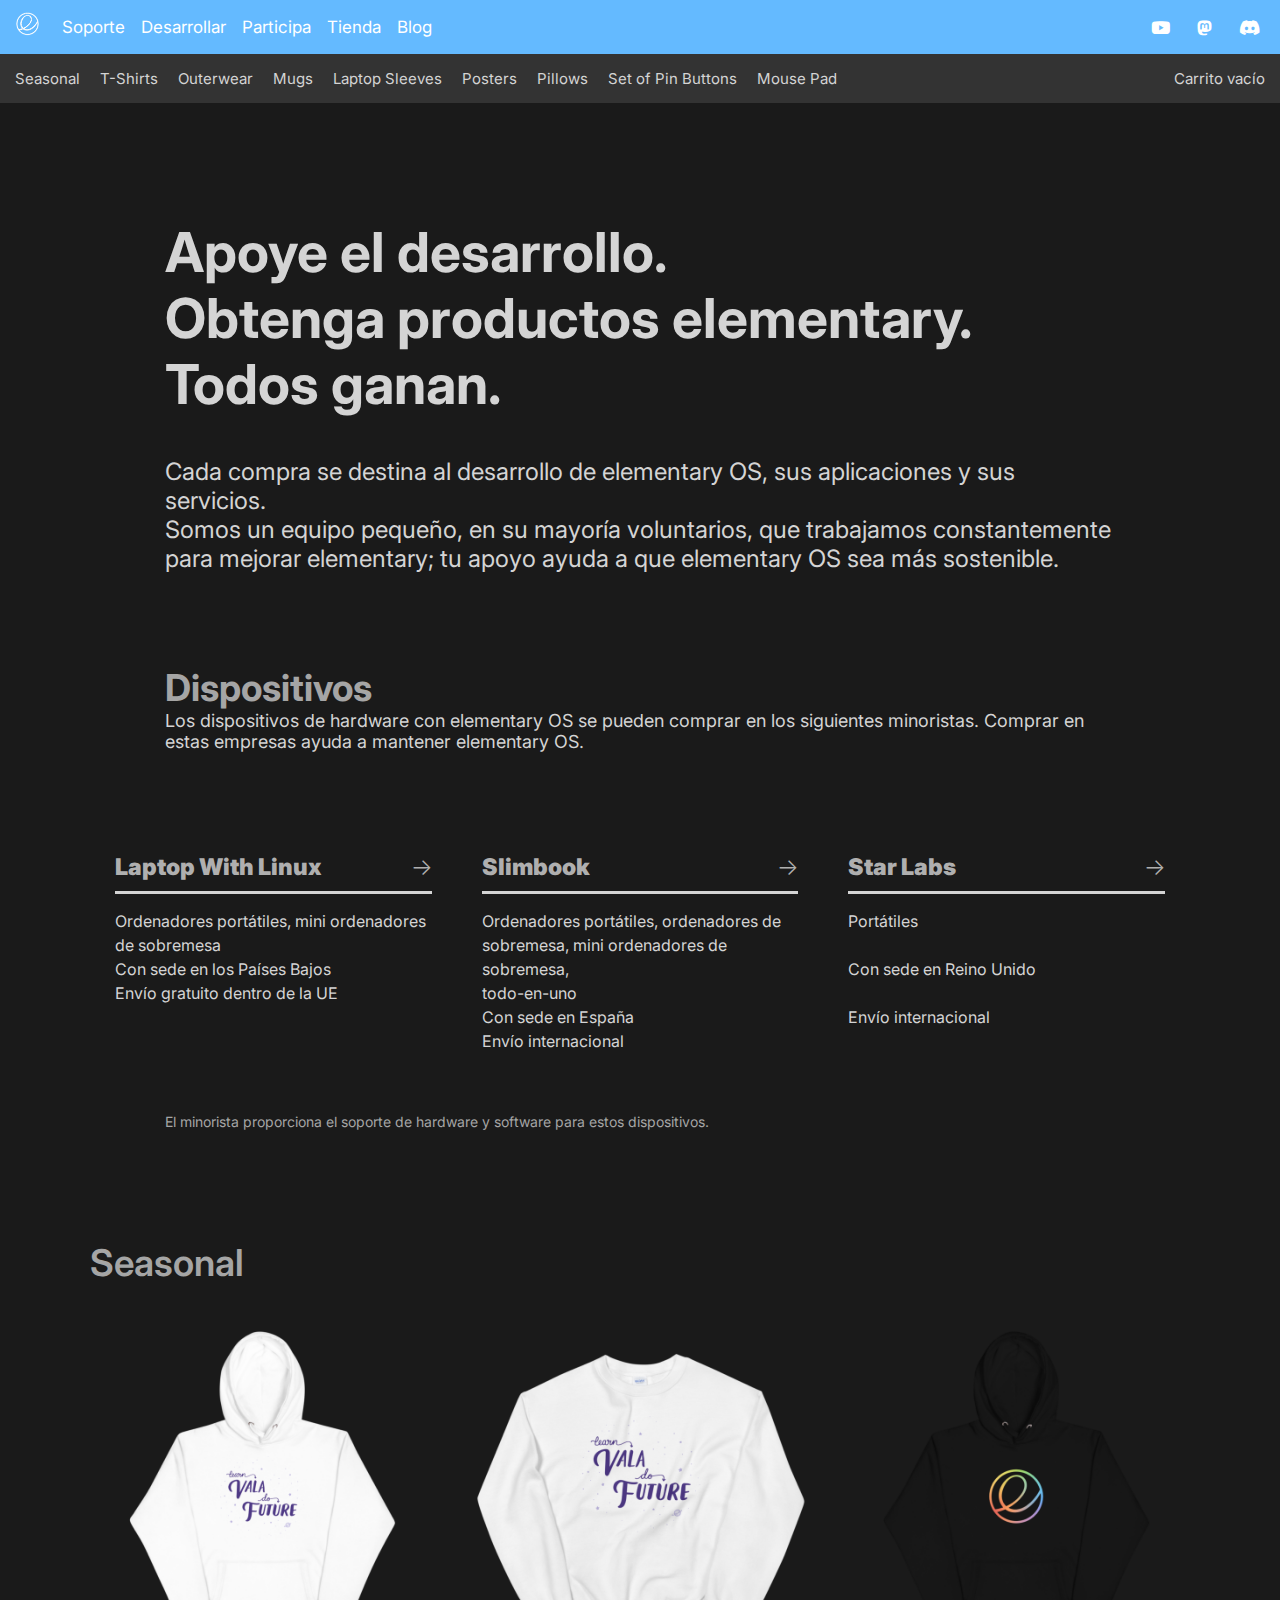
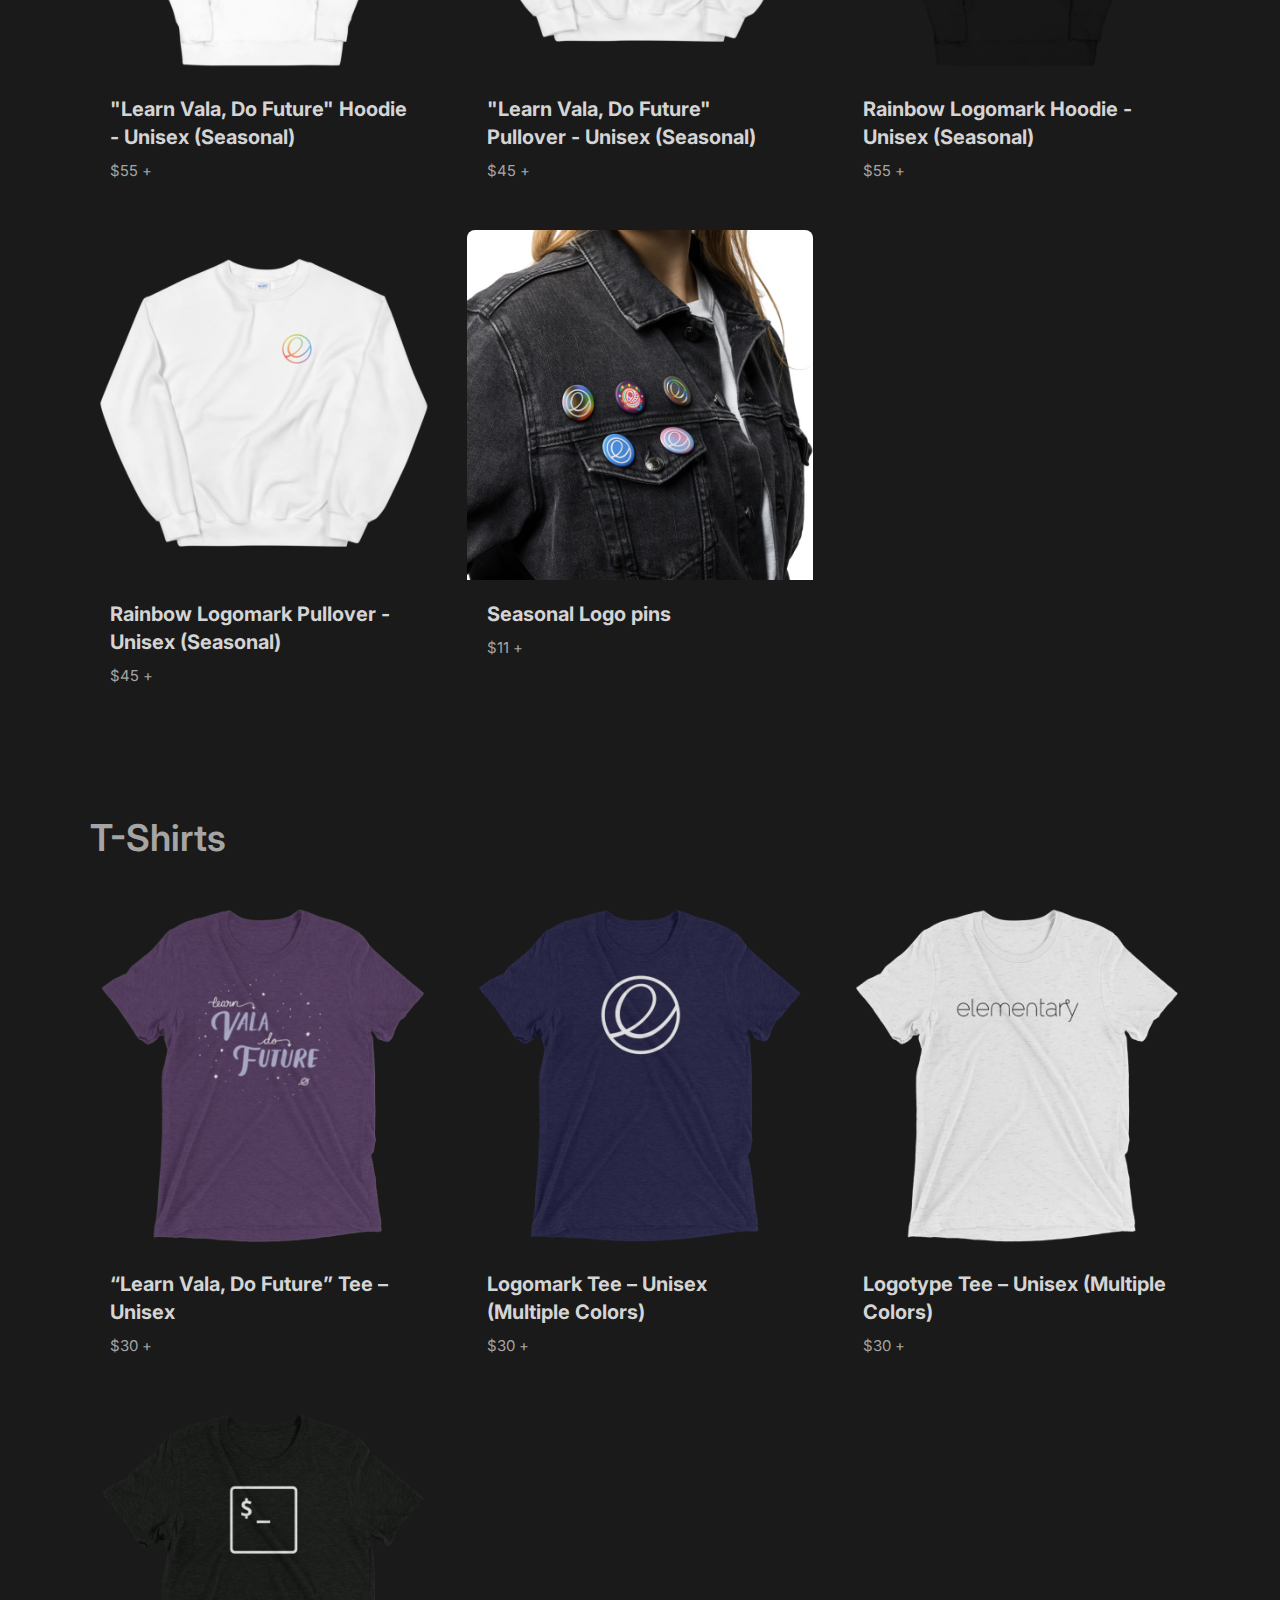
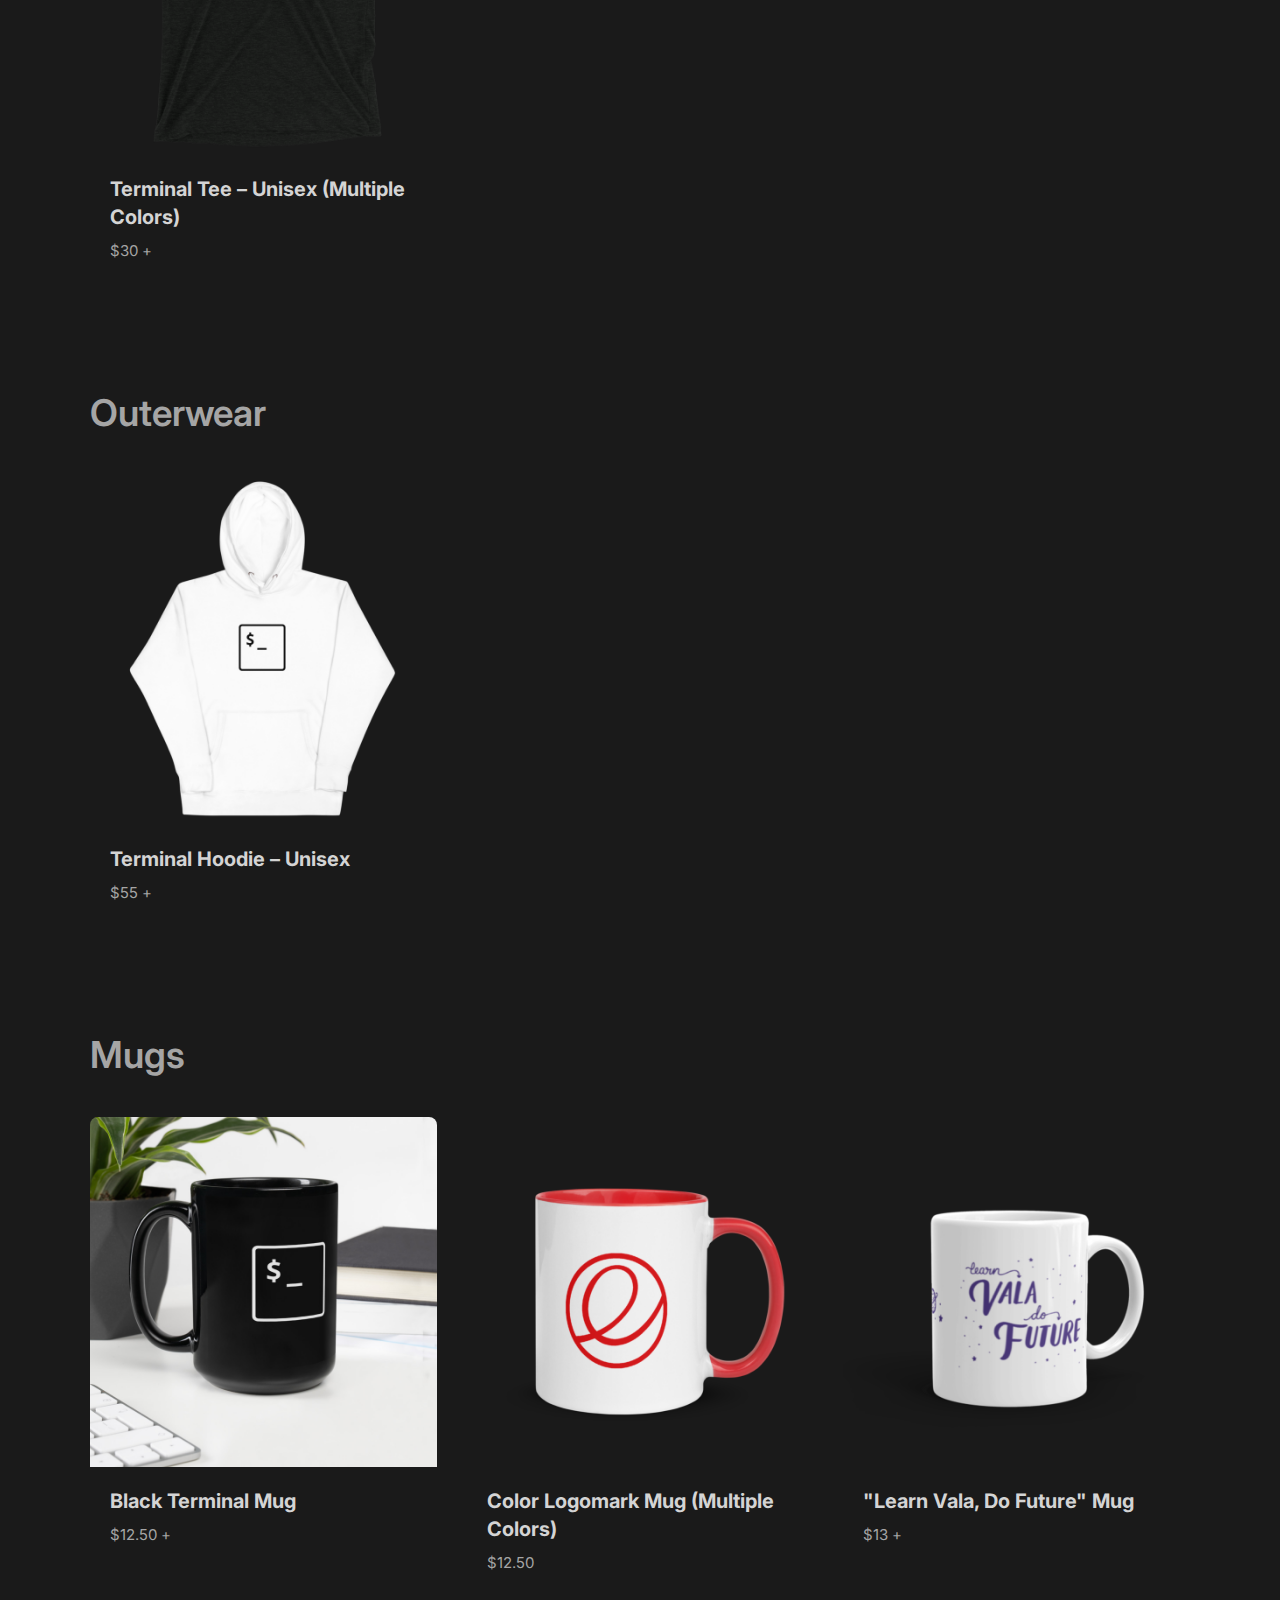
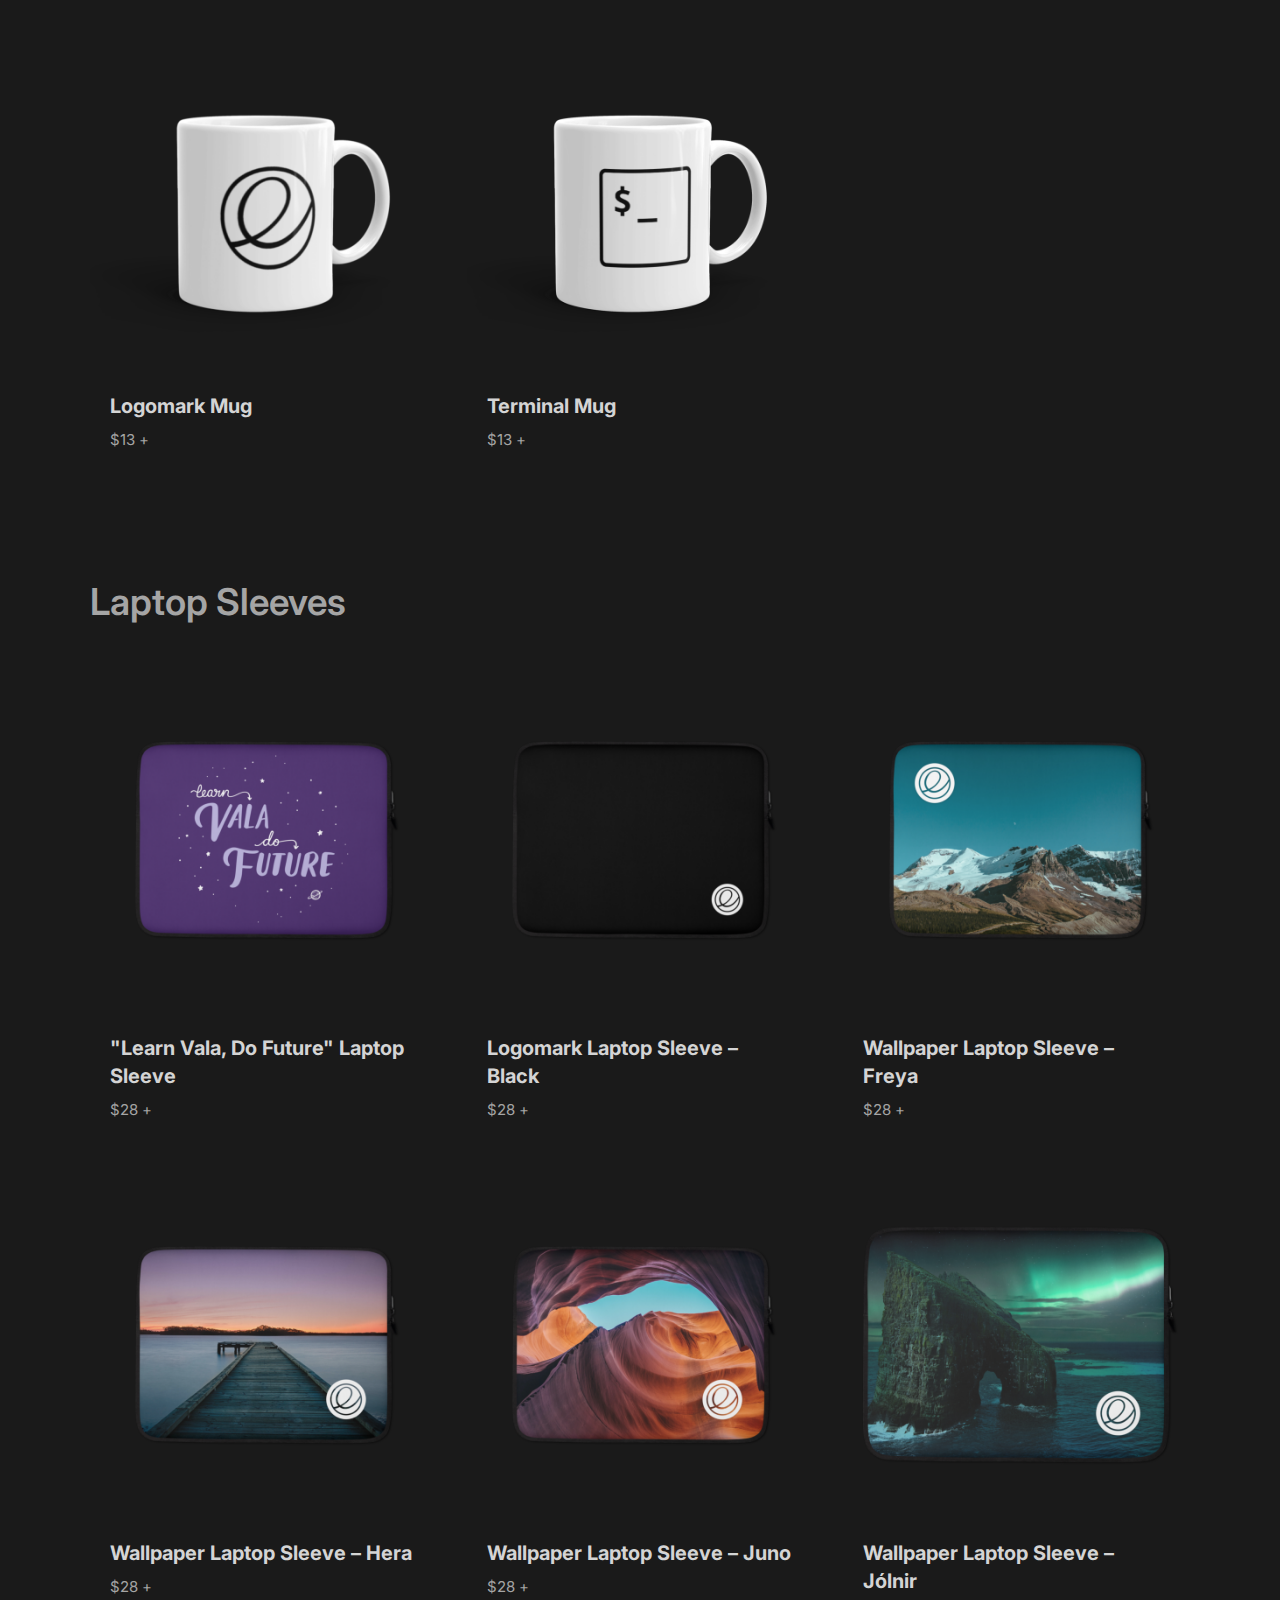
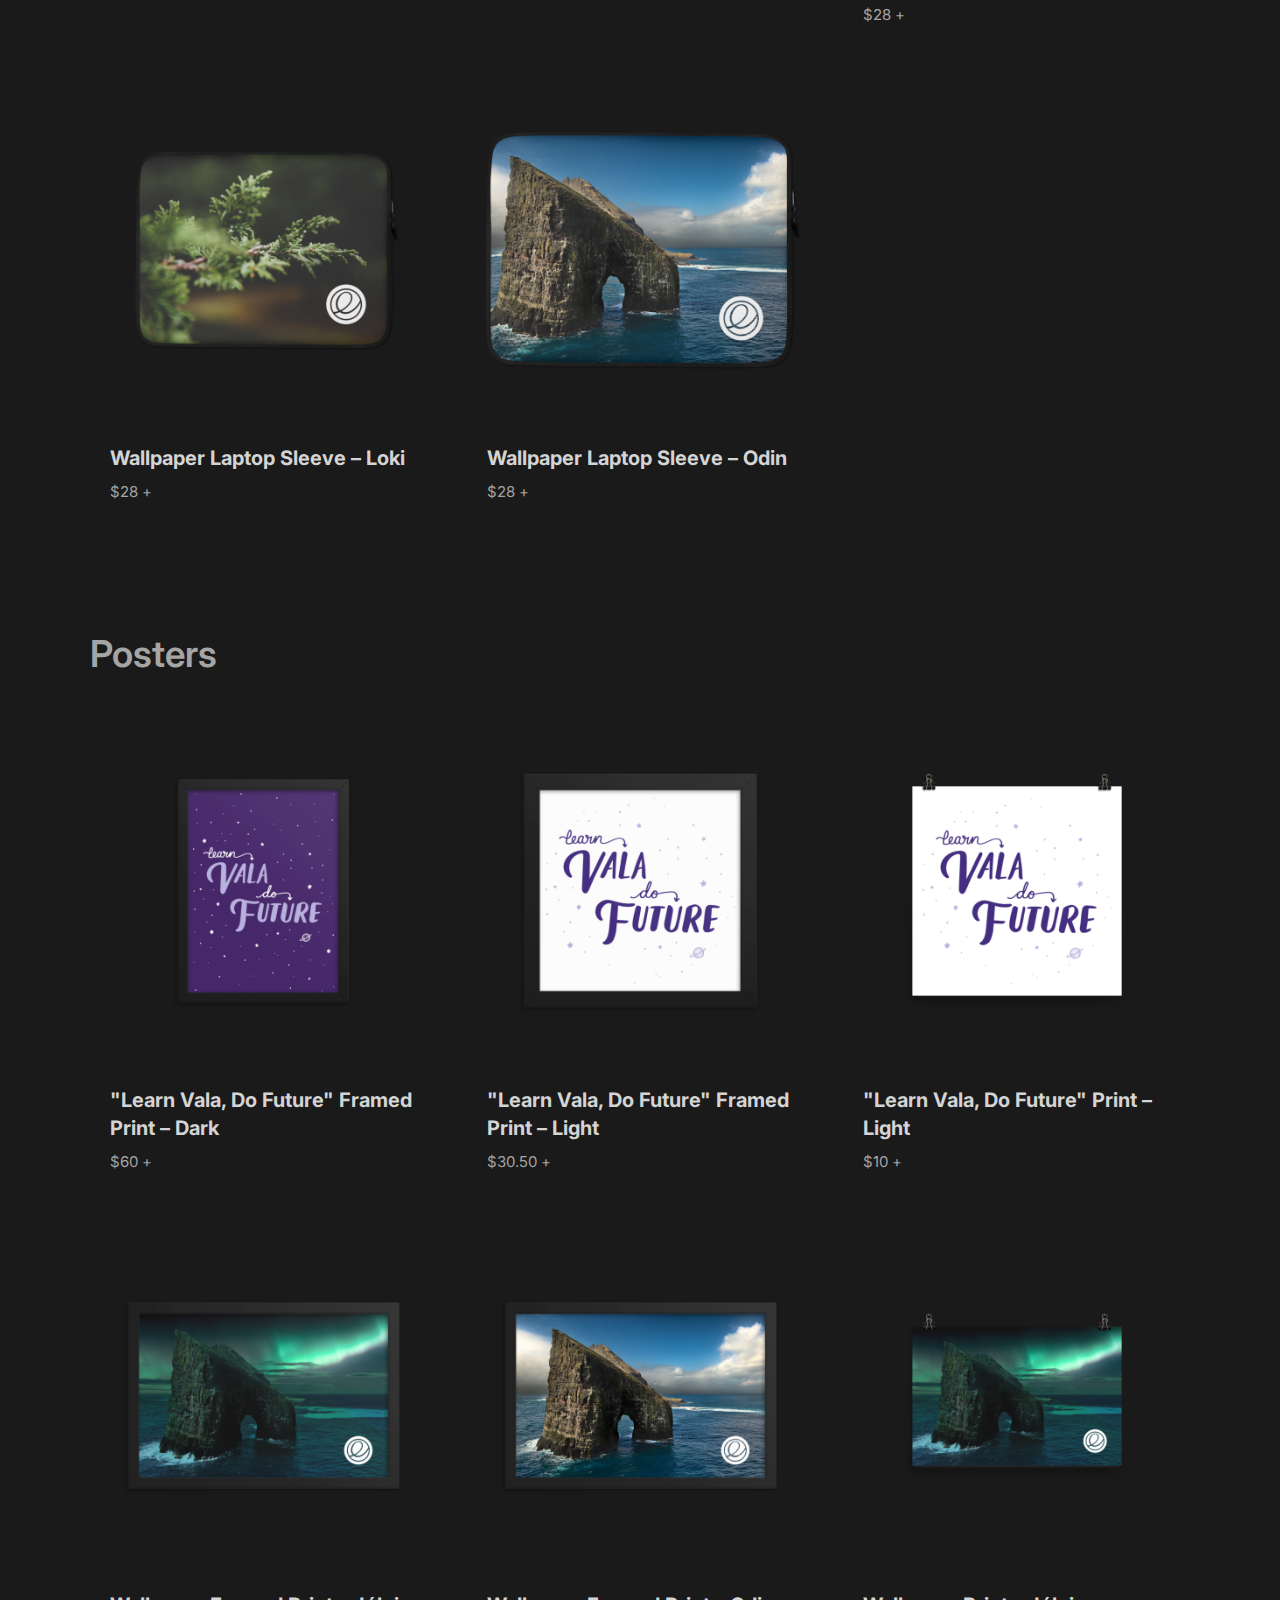
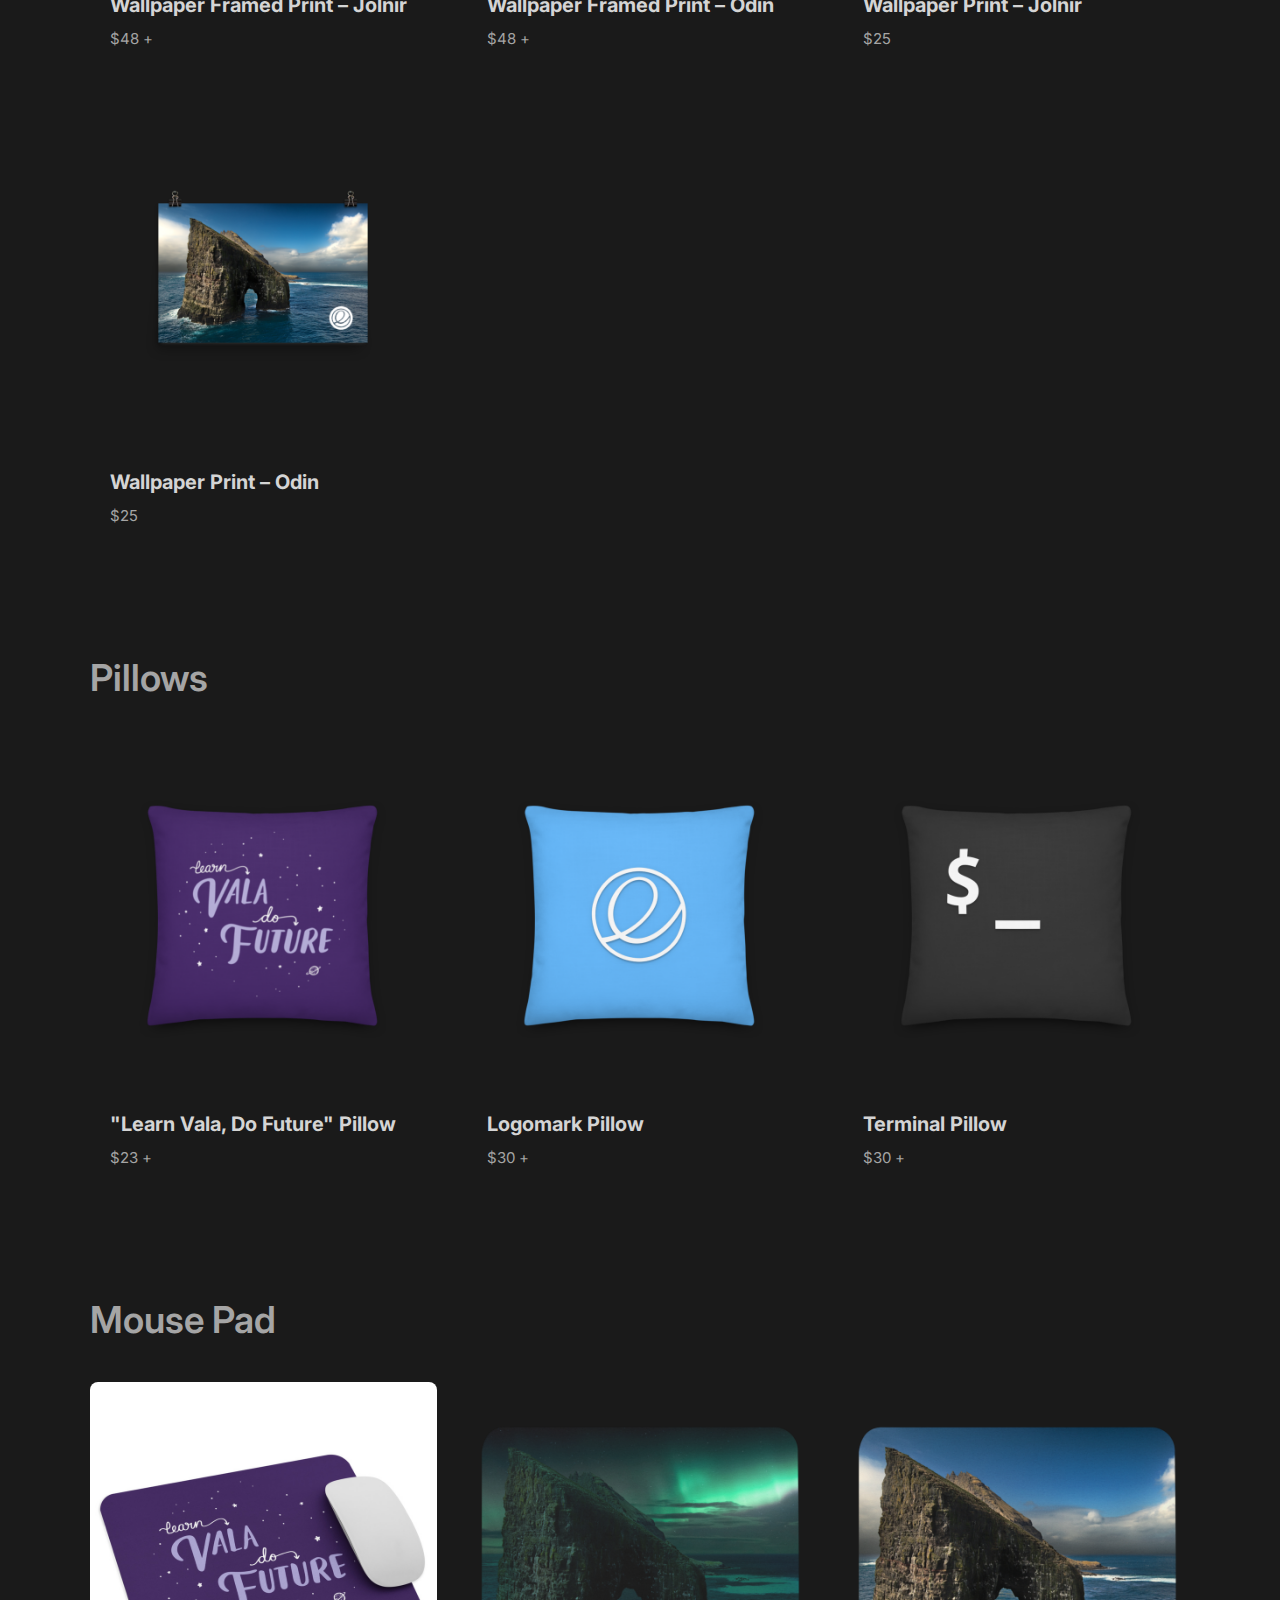
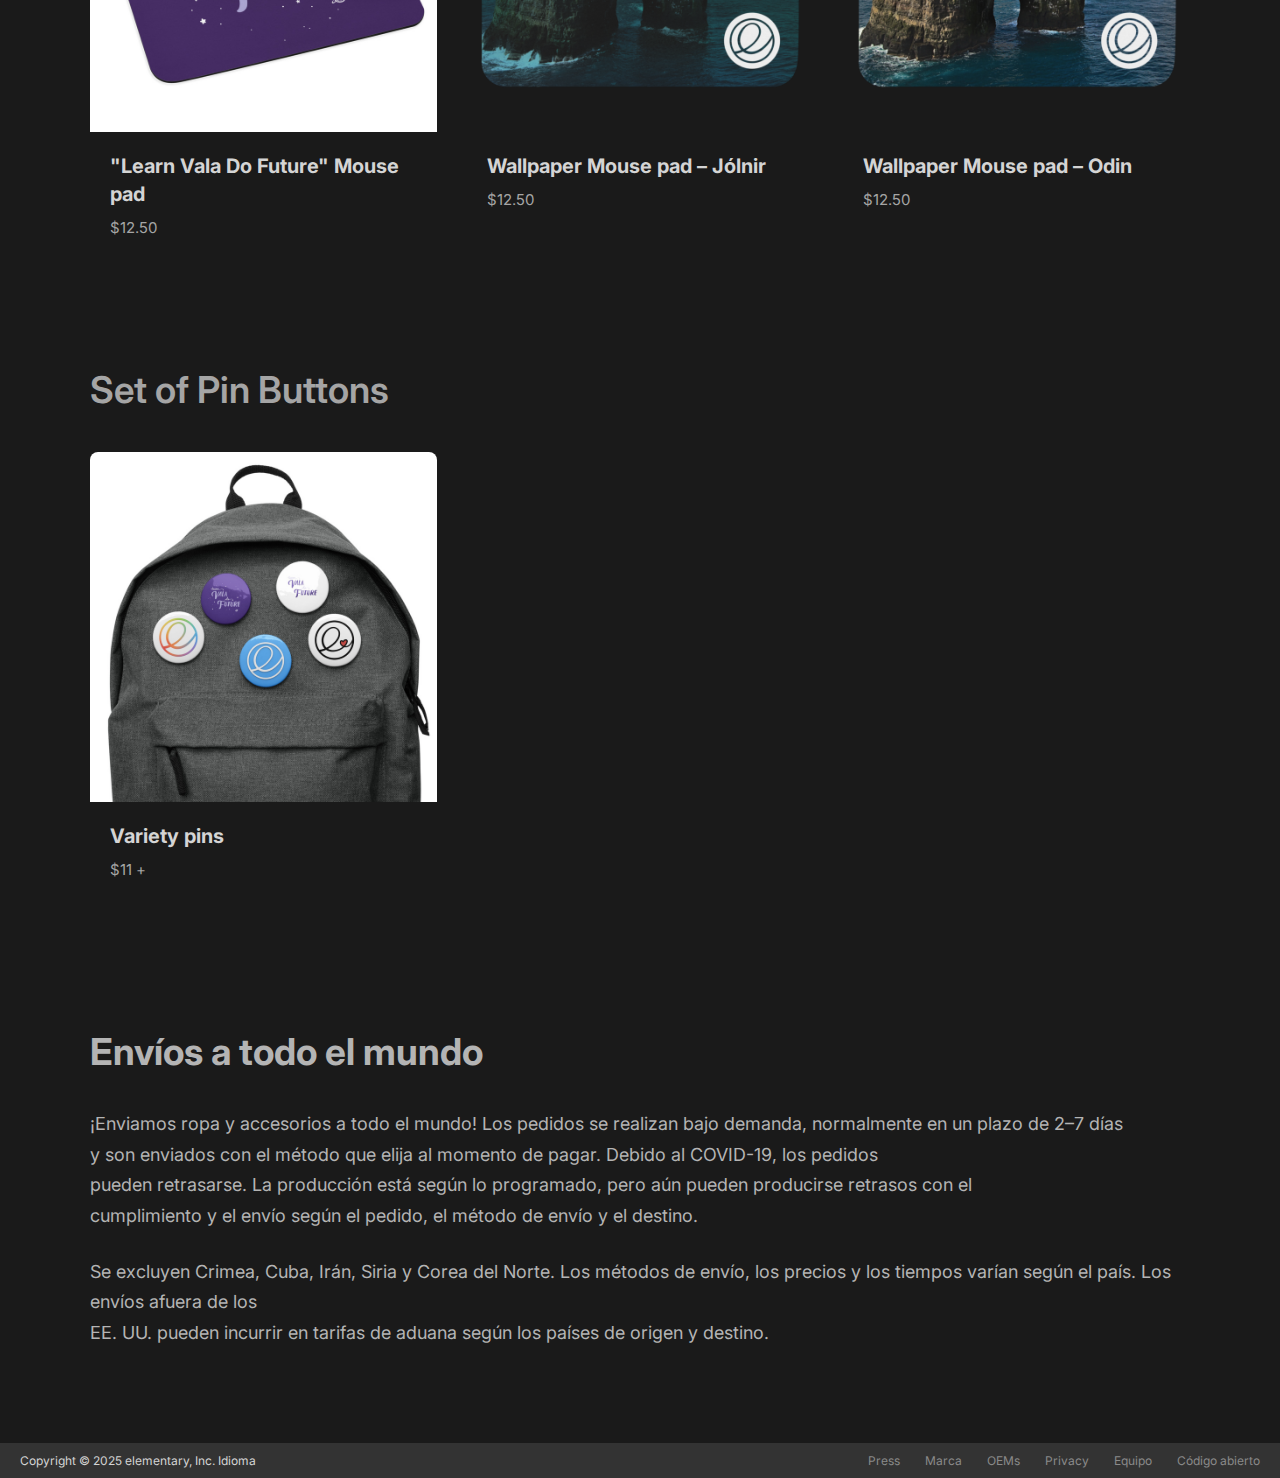
<file: Tienda.html>
<!DOCTYPE html>
<html lang="es">

<head>
    <meta charset="UTF-8">
    <meta name="viewport" content="width=device-width, initial-scale=1.0">
    <title>Store </title>
    <link rel="stylesheet" href="styles/tienda-styles.css">
    <link rel="preconnect" href="https://fonts.googleapis.com">
    <link rel="preconnect" href="https://fonts.gstatic.com" crossorigin>
    <link
        href="https://fonts.googleapis.com/css2?family=Inter:ital,opsz,wght@0,14..32,100..900;1,14..32,100..900&display=swap"
        rel="stylesheet">
    <link rel="stylesheet" href="https://cdnjs.cloudflare.com/ajax/libs/font-awesome/6.5.1/css/all.min.css">
</head>

<body>
    <header>
        <nav>
            <a href="index.html" class="logo">
                <img src="img/logo-circulo.png" alt="logo" width="35px">
            </a>
            <div class="nav-links">
                <a href="Soporte.html">Soporte</a>
                <a href="Desarrollar.html">Desarrollar</a>
                <a href="participa.html">Participa</a>
                <a href="">Tienda</a>
                <a href="">Blog</a>
            </div>
            <div class="RedesSociales">
                <a href="https://www.youtube.com/user/elementaryproject" class="icon youtube" target="_blank">
                    <i class="fab fa-youtube"></i>
                </a>
                <a href="https://mastodon.social/@elementary" class="icon mastodon" target="_blank">
                    <i class="fab fa-mastodon"></i>
                </a>
                <a href="https://discord.com/invite/pCenUBu" class="icon discord" target="_blank">
                    <i class="fab fa-discord"></i>
                </a>
            </div>
        </nav>
    </header>
    <header class="Barra2">
        <nav>
            <div class="navProductos">
                <a href="#seasonal">Seasonal</a>
                <a href="#t-shirts">T-Shirts</a>
                <a href="#outerwear">Outerwear</a>
                <a href="#mugs">Mugs</a>
                <a href="#laptop-sleeves">Laptop Sleeves</a>
                <a href="#posters">Posters</a>
                <a href="#pillows">Pillows</a>
                <a href="#pin-buttons">Set of Pin Buttons</a>
                <a href="#mouse-pad">Mouse Pad</a>
            </div>
            <div class="barraDerecha">
                <a href="">Carrito vacío</a>
            </div>
        </nav>
    </header>
    <section class="inicio">
        <div>
            <div>
                <h1>
                    <br>
                    Apoye el desarrollo.<br>
                    Obtenga productos elementary.<br>
                    Todos ganan.
                </h1>
                <br>
                <br>
            </div>
            <div class="textoInicio">
                <p>Cada compra se destina al desarrollo de elementary OS, sus aplicaciones y sus servicios.<br>
                    Somos un equipo pequeño, en su mayoría voluntarios, que trabajamos constantemente<br>
                    para mejorar elementary; tu apoyo ayuda a que elementary OS sea más sostenible.</p>
            </div>
        </div>
    </section>
    <section class="Dispositivos">
        <br>
        <div>
            <h2>Dispositivos</h2>
            <div class="txtDispositivos">
                <p>Los dispositivos de hardware con elementary OS se pueden comprar en los siguientes minoristas.
                    Comprar en<br>
                    estas empresas ayuda a mantener elementary OS.</p>
            </div>
        </div>
    </section>
    <section class="tiendas">
        <div class="contenedor-tiendas">
            <div class="tarjeta-tienda">
                <h3>Laptop With Linux<a class="flecha">→</a></h3>
                <p>Ordenadores portátiles, mini ordenadores de sobremesa<br>
                    Con sede en los Países Bajos<br>
                    Envío gratuito dentro de la UE</p>
            </div>
            <div class="tarjeta-tienda">
                <h3>Slimbook <a class="flecha">→</a></h3>
                <p>Ordenadores portátiles, ordenadores de<br>
                    sobremesa, mini ordenadores de sobremesa,<br>
                    todo-en-uno<br>
                    Con sede en España<br>
                    Envío internacional</p>
            </div>
            <div class="tarjeta-tienda">
                <h3>Star Labs<a class="flecha">→</a></h3>
                <p>Portátiles<br>
                    <br>
                    Con sede en Reino Unido<br>
                    <br>
                    Envío internacional
                </p>
            </div>
        </div>
        <div class="contenedor-leyenda">
            <p class="leyenda">El minorista proporciona el soporte de hardware y software para estos dispositivos.</p>
        </div>
    </section>
    <section class="Seasonal" id="seasonal">
        <div class="contenedor-seasonal">
            <h2>Seasonal</h2>
            <div class="cuadriculaSeasonal">
                <div class="seccionSeasonal">
                    <div class="seasonal_imagen">
                        <img src="img/img_tienda/hoodie-blanco.png" alt="Learn Vala Hoodie">
                    </div>
                    <h3>"Learn Vala, Do Future" Hoodie - Unisex (Seasonal)</h3>
                    <p class="precio">$55 +</p>
                </div>

                <div class="seccionSeasonal">
                    <div class="seasonal_imagen">
                        <img src="img/img_tienda/pullover-blanco.png" alt="Learn Vala Pullover">
                    </div>
                    <h3>"Learn Vala, Do Future" Pullover - Unisex (Seasonal)</h3>
                    <p class="precio">$45 +</p>
                </div>

                <div class="seccionSeasonal">
                    <div class="seasonal_imagen">
                        <img src="img/img_tienda/hoodie-negro.png" alt="Rainbow Logomark Hoodie">
                    </div>
                    <h3>Rainbow Logomark Hoodie - Unisex (Seasonal)</h3>
                    <p class="precio">$55 +</p>
                </div>

                <div class="seccionSeasonal">
                    <div class="seasonal_imagen">
                        <img src="img/img_tienda/RainbowPullover.png" alt="Rainbow Logomark Pullover">
                    </div>
                    <h3>Rainbow Logomark Pullover - Unisex (Seasonal)</h3>
                    <p class="precio">$45 +</p>
                </div>

                <div class="seccionSeasonal">
                    <div class="seasonal_imagen">
                        <img src="img/img_tienda/LogoPins.png" alt="Seasonal Logo pins">
                    </div>
                    <h3>Seasonal Logo pins</h3>
                    <p class="precio">$11 +</p>
                </div>
            </div>
        </div>
    </section>
    <section class="T-Shirts" id="t-shirts">
        <div class="contenedor-TShirts">
            <h2>T-Shirts</h2>
            <div class="cuadriculaT-Shirts">
                <div class="seccionT-Shirts">
                    <div class="T-Shirts_imagen">
                        <img src="img/img_tienda/T-Shirt_Morada.png" alt="“Learn Vala T-Shirt">
                    </div>
                    <h3>“Learn Vala, Do Future” Tee – Unisex</h3>
                    <p class="precio">$30 +</p>
                </div>

                <div class="seccionT-Shirts">
                    <div class="T-Shirts_imagen">
                        <img src="img/img_tienda/T-Shirt_MoradoFuerte.png" alt="T-Shirt MoradoFuerte">
                    </div>
                    <h3>Logomark Tee – Unisex (Multiple Colors)</h3>
                    <p class="precio">$30 +</p>
                </div>

                <div class="seccionT-Shirts">
                    <div class="T-Shirts_imagen">
                        <img src="img/img_tienda/T-Shirt_Blanca.png" alt="T-Shirt Blanca">
                    </div>
                    <h3>Logotype Tee – Unisex (Multiple Colors)</h3>
                    <p class="precio">$30 +</p>
                </div>

                <div class="seccionT-Shirts">
                    <div class="T-Shirts_imagen">
                        <img src="img/img_tienda/T-Shirt_Verde.png" alt="T-Shirt_Verde">
                    </div>
                    <h3>Terminal Tee – Unisex (Multiple Colors)</h3>
                    <p class="precio">$30 +</p>
                </div>
            </div>
        </div>
    </section>
    <section class="Outerwear" id="outerwear">
        <div class="contenedor-outerwear">
            <h2>Outerwear</h2>
            <div class="cuadricula-outerwear">
                <div class="seccion-outerwear">
                    <div class="outerwear-imagen">
                        <img src="img/img_tienda/terminal-hoodie.png" alt="Terminal Hoodie">
                    </div>
                    <h3>Terminal Hoodie – Unisex</h3>
                    <p class="precio">$55 +</p>
                </div>
            </div>
        </div>
    </section>
    <section class="Mugs" id="mugs">
        <div class="contenedor-mugs">
            <h2>Mugs</h2>
            <div class="cuadricula-mugs">
                <div class="seccion-mugs">
                    <div class="mugs-imagen">
                        <img src="img/img_tienda/tazaNegra.png" alt="Black Terminal Mug">
                    </div>
                    <h3>Black Terminal Mug</h3>
                    <p class="precio">$12.50 +</p>
                </div>

                <div class="seccion-mugs">
                    <div class="mugs-imagen">
                        <img src="img/img_tienda/TazaRoja.png" alt="Color Logomark Mug">
                    </div>
                    <h3>Color Logomark Mug (Multiple Colors)</h3>
                    <p class="precio">$12.50</p>
                </div>

                <div class="seccion-mugs">
                    <div class="mugs-imagen">
                        <img src="img/img_tienda/TazaVioletta.png" alt="Learn Vala Mug">
                    </div>
                    <h3>"Learn Vala, Do Future" Mug</h3>
                    <p class="precio">$13 +</p>
                </div>

                <div class="seccion-mugs">
                    <div class="mugs-imagen">
                        <img src="img/img_tienda/TazaBlancaLogo.png" alt="Logomark Mug">
                    </div>
                    <h3>Logomark Mug</h3>
                    <p class="precio">$13 +</p>
                </div>

                <div class="seccion-mugs">
                    <div class="mugs-imagen">
                        <img src="img/img_tienda/TazaBlancaNormal.png" alt="Terminal Mug">
                    </div>
                    <h3>Terminal Mug</h3>
                    <p class="precio">$13 +</p>
                </div>
            </div>
        </div>
    </section>
    <section class="LaptopSleeves" id="laptop-sleeves">
        <div class="contenedor-laptopsleeves">
            <h2>Laptop Sleeves</h2>
            <div class="cuadricula-laptopsleeves">
                <div class="seccion-laptopsleeves">
                    <div class="laptopsleeves-imagen">
                        <img src="img/img_tienda/fundaVioletta.png" alt="funda Violetta">
                    </div>
                    <h3>"Learn Vala, Do Future" Laptop Sleeve</h3>
                    <p class="precio">$28 +</p>
                </div>

                <div class="seccion-laptopsleeves">
                    <div class="laptopsleeves-imagen">
                        <img src="img/img_tienda/FundaNegra.png" alt="Funada Negra">
                    </div>
                    <h3>Logomark Laptop Sleeve – Black</h3>
                    <p class="precio">$28 +</p>
                </div>

                <div class="seccion-laptopsleeves">
                    <div class="laptopsleeves-imagen">
                        <img src="img/img_tienda/FundaMontañasConNieve.png" alt="Funda Nieve">
                    </div>
                    <h3>Wallpaper Laptop Sleeve – Freya</h3>
                    <p class="precio">$28 +</p>
                </div>

                <div class="seccion-laptopsleeves">
                    <div class="laptopsleeves-imagen">
                        <img src="img/img_tienda/Funda Puente.png" alt="Funda Puente">
                    </div>
                    <h3>Wallpaper Laptop Sleeve – Hera</h3>
                    <p class="precio">$28 +</p>
                </div>

                <div class="seccion-laptopsleeves">
                    <div class="laptopsleeves-imagen">
                        <img src="img/img_tienda/Funda Geiser.png" alt="Funda Geiser">
                    </div>
                    <h3>Wallpaper Laptop Sleeve – Juno</h3>
                    <p class="precio">$28 +</p>
                </div>

                <div class="seccion-laptopsleeves">
                    <div class="laptopsleeves-imagen">
                        <img src="img/img_tienda/FundaAuroraBoreal.png" alt="Funda Aurora Boreal">
                    </div>
                    <h3>Wallpaper Laptop Sleeve – Jólnir</h3>
                    <p class="precio">$28 +</p>
                </div>

                <div class="seccion-laptopsleeves">
                    <div class="laptopsleeves-imagen">
                        <img src="img/img_tienda/FundaPlantaPino.png" alt="Funda Planta Pino">
                    </div>
                    <h3>Wallpaper Laptop Sleeve – Loki</h3>
                    <p class="precio">$28 +</p>
                </div>

                <div class="seccion-laptopsleeves">
                    <div class="laptopsleeves-imagen">
                        <img src="img/img_tienda/FundaMar.png" alt="FundaMar">
                    </div>
                    <h3>Wallpaper Laptop Sleeve – Odin</h3>
                    <p class="precio">$28 +</p>
                </div>
            </div>
        </div>
    </section>
    <section class="Posters" id="posters">
        <div class="contenedor-posters">
            <h2>Posters</h2>
            <div class="cuadricula-posters">
                <div class="seccion-posters">
                    <div class="posters-imagen">
                        <img src="img/img_tienda/PosterVioletta.png" alt="Learn Vala Framed Print Dark">
                    </div>
                    <h3>"Learn Vala, Do Future" Framed Print – Dark</h3>
                    <p class="precio">$60 +</p>
                </div>

                <div class="seccion-posters">
                    <div class="posters-imagen">
                        <img src="img/img_tienda/PosterViolettaBlanco.png" alt="Learn Vala Framed Print Light">
                    </div>
                    <h3>"Learn Vala, Do Future" Framed Print – Light</h3>
                    <p class="precio">$30.50 +</p>
                </div>

                <div class="seccion-posters">
                    <div class="posters-imagen">
                        <img src="img/img_tienda/PosterViolettaBlancoConGanchitos.png" alt="Learn Vala Print Light">
                    </div>
                    <h3>"Learn Vala, Do Future" Print – Light</h3>
                    <p class="precio">$10 +</p>
                </div>

                <div class="seccion-posters">
                    <div class="posters-imagen">
                        <img src="img/img_tienda/PosterAuroraBoreal.png" alt="Wallpaper Framed Print Jólnir">
                    </div>
                    <h3>Wallpaper Framed Print – Jólnir</h3>
                    <p class="precio">$48 +</p>
                </div>

                <div class="seccion-posters">
                    <div class="posters-imagen">
                        <img src="img/img_tienda/PosterMar.png" alt="Wallpaper Framed Print Odin">
                    </div>
                    <h3>Wallpaper Framed Print – Odin</h3>
                    <p class="precio">$48 +</p>
                </div>

                <div class="seccion-posters">
                    <div class="posters-imagen">
                        <img src="img/img_tienda/PosterAuroraBorealConGanchitos.png" alt="Wallpaper Print Jólnir">
                    </div>
                    <h3>Wallpaper Print – Jólnir</h3>
                    <p class="precio">$25</p>
                </div>

                <div class="seccion-posters">
                    <div class="posters-imagen">
                        <img src="img/img_tienda/PosterMarConGanchitos.png" alt="Wallpaper Print Odin">
                    </div>
                    <h3>Wallpaper Print – Odin</h3>
                    <p class="precio">$25</p>
                </div>
            </div>
        </div>
    </section>
    <section class="Pillows" id="pillows">
        <div class="contenedor-pillows">
            <h2>Pillows</h2>
            <div class="cuadricula-pillows">
                <div class="seccion-pillows">
                    <div class="pillows-imagen">
                        <img src="img/img_tienda/AlmohadaVioletta.png" alt="Learn Vala Pillow">
                    </div>
                    <h3>"Learn Vala, Do Future" Pillow</h3>
                    <p class="precio">$23 +</p>
                </div>

                <div class="seccion-pillows">
                    <div class="pillows-imagen">
                        <img src="img/img_tienda/AlmohadaAzul.png" alt="Logomark Pillow">
                    </div>
                    <h3>Logomark Pillow</h3>
                    <p class="precio">$30 +</p>
                </div>

                <div class="seccion-pillows">
                    <div class="pillows-imagen">
                        <img src="img/img_tienda/AlmohadaNegra.png" alt="Terminal Pillow">
                    </div>
                    <h3>Terminal Pillow</h3>
                    <p class="precio">$30 +</p>
                </div>
            </div>
        </div>
    </section>
    <section class="MousePad" id="mouse-pad">
        <div class="contenedor-mousepad">
            <h2>Mouse Pad</h2>
            <div class="cuadricula-mousepad">
                <div class="seccion-mousepad">
                    <div class="mousepad-imagen">
                        <img src="img/img_tienda/MousePadVioletta.png" alt="Learn Vala Mouse Pad">
                    </div>
                    <h3>"Learn Vala Do Future" Mouse pad</h3>
                    <p class="precio">$12.50</p>
                </div>

                <div class="seccion-mousepad">
                    <div class="mousepad-imagen">
                        <img src="img/img_tienda/MousePadAurora.png" alt="Wallpaper Mouse Pad Jólnir">
                    </div>
                    <h3>Wallpaper Mouse pad – Jólnir</h3>
                    <p class="precio">$12.50</p>
                </div>

                <div class="seccion-mousepad">
                    <div class="mousepad-imagen">
                        <img src="img/img_tienda/MousePadMar.png" alt="Wallpaper Mouse Pad Odin">
                    </div>
                    <h3>Wallpaper Mouse pad – Odin</h3>
                    <p class="precio">$12.50</p>
                </div>
            </div>
        </div>
    </section>
    <section class="SetPinButtons" id="pin-buttons">
        <div class="contenedor-setpinbuttons">
            <h2>Set of Pin Buttons</h2>
            <div class="cuadricula-setpinbuttons">
                <div class="seccion-setpinbuttons">
                    <div class="setpinbuttons-imagen">
                        <img src="img/img_tienda/MochilaPins.png" alt="Variety Pins">
                    </div>
                    <h3>Variety pins</h3>
                    <p class="precio">$11 +</p>
                </div>
            </div>
        </div>
    </section>
    <section class="Envíos">
        <div class="contenedor-envios">
            <h2>Envíos a todo el mundo</h2>
            <p>¡Enviamos ropa y accesorios a todo el mundo! Los pedidos se realizan bajo demanda, normalmente en un
                plazo de 2–7 días<br>
                y son enviados con el método que elija al momento de pagar. Debido al COVID-19, los pedidos<br>
                pueden retrasarse. La producción está según lo programado, pero aún pueden producirse retrasos con el
                <br>
                cumplimiento y el envío según el pedido, el método de envío y el destino.</p>

            <p>Se excluyen Crimea, Cuba, Irán, Siria y Corea del Norte. Los métodos de envío, los precios y los tiempos
                varían según el país. Los envíos afuera de los<br>
                EE. UU. pueden incurrir en tarifas de aduana según los países de origen y destino.</p>
        </div>
    </section>
    <footer>
        <div class="footer-content">
            <p class="copyright">Copyright © 2025 elementary, Inc. Idioma</p>
            <div class="footer-links">
                <a href="#">Press</a>
                <a href="#">Marca</a>
                <a href="#">OEMs</a>
                <a href="#">Privacy</a>
                <a href="#">Equipo</a>
                <a href="#">Código abierto</a>
            </div>
        </div>
    </footer>

</body>

</html>
</file>
<file: styles/index-styles.css>
@import url('https://fonts.googleapis.com/css2?family=Inter:ital,opsz,wght@0,14..32,100..900;1,14..32,100..900&family=Raleway:ital,wght@0,100..900;1,100..900&display=swap');
body {
    margin: 0;
    width: 100%;
    overflow-x: hidden;
}
nav {
    position: absolute;
    left: 30px;
    top: 20px;
}
nav > a {
    text-decoration: none;
    margin-left: 30px;
    color: #333333;
    font-family: 'Inter', sans-serif;
}
.logo {
    position: absolute;
    margin-left: 10px;
    top: -5px;
    right: 450px;
}
.seccion1 {
    top: 30px;
    position: relative;
    width: 100%;
    height: 830px;
    text-align: center;
}
.div-img {
    position: relative;
}
.img-esc {
    position: absolute;
    top: 10px;
    left: 468px;
}
.seccion1 > p {
    font-family: 'Inter', sans-serif;
    color: #333333;
    font-size: larger;
}
.seccion1 > h1 {
    font-family: 'Raleway', sans-serif;
    font-weight: lighter;
    font-size: 70px;
}
.precios {
    position: relative;
    margin-top: 20px;
}
.precios > p {
    position: absolute;
    font-family: 'Inter', sans-serif;
    color: #333333;
    font-size: larger;
    left: 320px;
}
.precios > a {
    position: absolute;
    text-decoration: none;
    margin-left: 20px;
    border: #888686 solid 1px;
    padding: 8px 10px;
    border-radius: 3px;
    color: #333333;
    font-size: medium;
    font-family: 'Inter', sans-serif;
    top: 12px;
}
.a10 {
    left: 520px;
}
.a20 {
    left: 585px;
}
.a30 {
    left: 650px;
}
.aPers {
    left: 715px;
}
.precios > button {
    position: absolute;
    left: 970px;
    top: 5px;
    background-color: #2d8dce;
    color: white;
    padding: 15px 30px;
    font-size: medium;
    font-family: 'Inter', sans-serif;
    border-radius: 3px;
    border: #2d8dce solid 2px;
}
.precios > span {
    position: absolute;
    font-family: 'Inter', sans-serif;
    font-size: 12px;
}
.sp1 {
    top: 65px;
    left: 990px;
    color: #333333;
}
.sp2 {
    top: 85px;
    left: 910px;
    color: #2d8dce;
}
.seccion2 {
    position: relative;
    background-color: #f7f7f7;
    text-align: center;
    width: 100%;
    height: 900px;
}
.anuncio {
    position: absolute;
    top: 60px;
}
.anuncio > h1 {
    font-family: 'Inter', sans-serif;
    font-weight:200
}
.anuncio > p {
    position: relative;
    font-family: 'Inter', sans-serif;
    width: 46%;
    left: 400px;
    line-height: 1.5;
}
.anuncio > a {
    position: relative;
    font-family: 'Inter', sans-serif;
    text-decoration: none;
    color: #2d8dce;
}
.mapas {
    display: grid;
    grid-template-columns: repeat(3, 1fr); 
    gap: 10px;
}
.mp {
  margin-top: 500px;
  padding: 15px 20px;
  border-radius: 8px;
  background-color: #f7f7f7;
  height: 300px;
}
.mp > h3 { 
    position: relative;
    margin-top: 0;
    font-family: 'Inter', sans-serif;
    font-weight: 400;
    font-size: larger;
    left: 22px;
    color: #333333;
    text-align: left;
}
.mp > p {
    position: relative;
    margin-top: -15px;
    font-family: 'Inter', sans-serif;
    color: #888686;
    left: -90px;
}
.img-Danielle{
    position: relative;
}
.img-Danielle > img {
    position: absolute;
    border-radius: 50%;
    left: 30px;
    border: #333333 solid 2px;
}
.img-Danielle > h3 {
    position: relative;
    font-family: 'Inter', sans-serif;
    font-size: small;
    color: #777676;
    left: -110px;
    top: 8px;
}
.img-Danielle > p {
     position: relative;
    font-family: 'Inter', sans-serif;
    font-size: 12px;
    color: #777676;
    left: -68px;
}
.seccion3 {
    position: relative;
    background: linear-gradient(to right, #551d91, #aa63d4);
    text-align: center;
    width: 100%;
    height: 900px;
}
</file>
<file: styles/participa-styles.css>
@import url('https://fonts.googleapis.com/css2?family=Inter:ital,opsz,wght@0,14..32,100..900;1,14..32,100..900&family=Raleway:ital,wght@0,100..900;1,100..900&display=swap');

body {
    font-family: 'Open Sans', sans-serif;
    background-color: #fdfdfd;
    color: #333;
    margin: 0;
    display: flex;
    flex-direction: column;
    align-items: center;
    padding: 40px 20px;
}

nav.principal {
    position: absolute;
    left: 30px;
    top: 20px;
}

nav.principal>a {
    text-decoration: none;
    margin-left: 30px;
    color: #333333;
    font-family: 'Inter', sans-serif;
}

.logo {
    position: absolute;
    margin-left: 10px;
    top: -5px;
    right: 445px;
    
}

.main-header,
.content-section {
    text-align: center;
    max-width: 800px;
    width: 100%;
}


h1 {
    font-size: 3em;
    font-weight: 300;
    color: #2c3e50;
    margin-bottom: 15px;
}

h2 {
    font-size: 2.5em;
    font-weight: 300;
    color: #2c3e50;
    margin-bottom: 15px;
}

p {
    font-size: 1.1em;
    line-height: 1.7;
    color: #555;
    max-width: 650px;
    margin-left: auto;
    margin-right: auto;
}

.categories {
    margin-top: 40px;
    display: flex;
    justify-content: center;
    flex-wrap: wrap;
    gap: 12px;
}

.btn {
    text-decoration: none;
    color: white;
    padding: 10px 20px;
    border-radius: 5px;
    font-size: 0.9em;
    font-weight: 600;
    border: none;
    cursor: pointer;
    transition: transform 0.2s ease;
}

.btn:hover {
    transform: translateY(-2px);
    opacity: 0.9;
}

.btn-economic {
    background-color: #c87620;
}

.btn-translations {
    background-color: #3c993f;
}

.btn-support {
    background-color: #c0392b;
}

.btn-web {
    background-color: #8e44ad;
}

.btn-desktop {
    background-color: #2980b9;
}

.btn-design {
    background-color: #7f8c8d;
}

.content-section {
    margin-top: 80px;
}

.sponsorship-grid {
    display: grid;
    grid-template-columns: 1fr 1fr;
    gap: 40px; 
    margin-top: 50px;
}

.sponsorship-option {
    display: flex;
    flex-direction: column;
    align-items: center;
    text-align: center;
}

.sponsor-logo {
    height: 48px; 
    width: 48px;
    object-fit: contain;
    margin-bottom: 20px;
}

.sponsorship-option p {
    font-size: 0.95em;
    line-height: 1.6;
    margin-bottom: 25px;
    max-width: none; 
}

.btn-github {
    background-color: #c87620; 
}

.btn-patreon,
.btn-paypal,
.btn-liberapay {
    background-color: #f0f0f0; 
    color: #333; 
    border: 1px solid #ddd;
}

.btn-patreon:hover,
.btn-paypal:hover,
.btn-liberapay:hover {
    background-color: #e9e9e9;
    color: #333;
    opacity: 1; 
}


.translations-section {
    display: flex;
    align-items: center;
    gap: 40px;
    margin-top: 80px; 
}

.translations-text {
    flex: 1; 
    text-align: left; 
}

.translations-text h2,
.translations-text p {
    text-align: left;
    margin-left: 0;
    margin-right: 0;
    max-width: none; 
}

.translations-text p {
    font-size: 1.1em; 
    line-height: 1.7;
    color: #555;
}

.learn-more-link {
    display: inline-block; 
    text-decoration: none;
    color: #007bff; 
    font-weight: 600;
    margin-top: 10px;
    margin-bottom: 25px;
}

.learn-more-link:hover {
    text-decoration: underline;
}

.translation-buttons {
    display: flex;
    gap: 10px; 
}

.btn-conversation {
    background-color: #f0f0f0; 
    color: #333;
    border: 1px solid #ddd;
}

.btn-conversation:hover {
    background-color: #e9e9e9;
    color: #333;
    opacity: 1;
}

.btn-suggest-translation {
    background-color: #3c993f; 
}

.translations-map {
    flex: 1; 
    text-align: right; 
}

.translations-map img {
    max-width: 100%; 
    height: auto;
}

.support-section {
    margin-top: 80px;
    width: 100%;
}

.support-grid {
    display: grid;
    grid-template-columns: 1fr 1fr;
    gap: 40px;
    margin-top: 30px; 
}

.support-column {
    text-align: left; 
}

.support-column h3 {
    font-size: 1.8em;
    font-weight: 600;
    color: #444;
    margin-bottom: 15px;
    text-align: left; 
}

.support-column p {
    text-align: left;
    margin-left: 0;
    margin-right: 0;
    max-width: none; 
    font-size: 1em;
    line-height: 1.6;
    margin-bottom: 25px;
}

.support-buttons {
    display: flex;
    flex-direction: column;
    align-items: flex-start; 
    gap: 10px;
}

.btn-support-light {
    background-color: #f0f0f0; 
    color: #333; 
    border: 1px solid #ddd;
}

.btn-support-light:hover {
    background-color: #e9e9e9;
    color: #333;
    opacity: 1; 
}

.btn-support-dark {
    background-color: #c0392b; 
    color: white; 
}

.web-development-section {
    margin-top: 80px;
    width: 100%;
}

.web-development-section img {
    max-width: 100%;
    height: auto;
    border-radius: 5px;
    box-shadow: 0 4px 12px rgba(0,0,0,0.05);
}

.desktop-development-section {
    margin-top: 80px;
    width: 100%;
}

.desktop-development-section > p {
    max-width: 650px;
    margin-left: auto;
    margin-right: auto;
    margin-bottom: 25px;
}

.desktop-main-buttons {
    display: flex;
    justify-content: center;
    gap: 10px;
}

.btn-desktop-light {
    background-color: #f0f0f0; 
    color: #333; 
    border: 1px solid #ddd;
}

.btn-desktop-light:hover {
    background-color: #e9e9e9;
    color: #333;
    opacity: 1; 
}

.btn-desktop-dark {
    background-color: #2980b9;
    color: white;
}

.desktop-grid {
    display: grid;
    grid-template-columns: 1fr 1fr 1fr;
    gap: 40px;
    margin-top: 50px;
}

.desktop-column {
    text-align: left;
}

.desktop-column h3 {
    font-size: 1.8em;
    font-weight: 600;
    color: #444;
    margin-bottom: 15px;
    text-align: left;
}

.desktop-column p {
    text-align: left;
    margin-left: 0;
    margin-right: 0;
    max-width: none; 
    font-size: 1em;
    line-height: 1.6;
    margin-bottom: 25px;
}

.learn-more-link-desktop {
    text-decoration: none;
    color: #007bff; 
    font-weight: 600;
}

.learn-more-link-desktop:hover {
    text-decoration: underline;
}

.desktop-column-buttons {
    display: flex;
    flex-direction: column;
    align-items: flex-start; 
    gap: 10px;
}

.design-section {
    margin-top: 80px;
    width: 100%;
}

.design-section > p {
    max-width: 650px;
    margin-left: auto;
    margin-right: auto;
    margin-bottom: 50px;
}

.learn-more-link-design {
    text-decoration: none;
    color: #007bff; 
    font-weight: 600;
}

.learn-more-link-design:hover {
    text-decoration: underline;
}

.design-grid {
    display: grid;
    grid-template-columns: 1fr 1fr 1fr;
    gap: 40px;
}

.design-column {
    display: flex;
    flex-direction: column;
    align-items: center;
    text-align: center;
}

.design-icon {
    height: 48px;
    width: 48px;
    object-fit: contain;
    margin-bottom: 20px;
    opacity: 0.7;
}

.design-column p {
    font-size: 0.95em;
    line-height: 1.6;
    margin-bottom: 25px;
    max-width: none; 
}

.main-footer {
    border-top: 1px solid #eee;
    margin-top: 80px;
    padding-top: 30px;
    width: 100%;
    max-width: 800px;
    display: flex;
    justify-content: space-between;
    align-items: center;
    font-size: 0.9em;
    color: #777;
}

.footer-left a,
.footer-right a {
    text-decoration: none;
    color: #555;
    margin-left: 15px;
}

.footer-left a:hover,
.footer-right a:hover {
    color: #007bff;
}
</file>
<file: styles/soporte-styles.css>
* {
    margin: 0;
    padding: 0;
    box-sizing: border-box;
}
body {
    font-family: 'Inter', sans-serif;
    background-color: #1A1A1A;
}

header {
    padding: 10px 10px;
    background-color: #1A1A1A;
}

nav {
    display: flex;
    align-items: center;
    justify-content: space-between;
}

.logo {
    margin: 2px;
    filter: brightness(3.6) contrast(1);
}
.nav-links {
    position: absolute;
    left: 50px;
    top: 17px;
}

.nav-links a {
    text-decoration: none;
    color: #D4D4D4;
    font-size: 17px;
    font-weight: 400;
    transition: color 0.3s ease;
    margin-left: 12px;
}

.nav-links a:hover {
    color: #9d9c9c;
}

.RedesSociales {
    display: flex;
    gap: 15px;
    align-items: center;
}

.RedesSociales .icon {
    display: flex;
    align-items: center;
    justify-content: center;
    color: #D4D4D4;
    text-decoration: none;
    transition: all 0.3s ease;
    font-size: 17px;
    margin-right:12px;
}

.RedesSociales .youtube:hover {
    color: #FF0000;
}

.RedesSociales .mastodon:hover {
    color: #0077B5;
}

.RedesSociales .discord:hover {
    color: #5865F2;
}
.inicio {
    padding: 50px 20px 40px;
    min-height: 180px;
    position: relative;
    display: flex;
    justify-content: center;
    align-items: center;
}

.texto {
    text-align: center;
    max-width: 900px;
    padding: 0 20px;
}

.texto h2 {
    font-size: 50px;
    font-weight: 700;
    color: #FFFFFF;
    line-height: 1.2;
    margin-bottom: 30px;
}

.Texto_Inicio p {
    font-size: 21px;
    color: #D4D4D4;
    line-height: 1.6;
}

@media (max-width: 768px) {
    .texto h2 {
        font-size: 35px;
    }
    
    .Texto_Inicio p {
        font-size: 16px;
    }
}

@media (max-width: 480px) {
    .inicio {
        padding: 30px 15px;
    }
    
    .texto h2 {
        font-size: 28px;
    }
    
    .Texto_Inicio p {
        font-size: 15px;
    }
}

.aplicaciones {
    padding: 45px 20px;
    background-color: #1A1A1A;
}

.grid-aplicaciones {
    display: grid;
    grid-template-columns: repeat(6, 1fr);
    gap: 20px 40px;
    max-width: 1400px;
    margin: 0 auto;
}

.appsSoporte,
.Fila4 {
    display: flex;
    flex-direction: column;
    align-items: center;
    text-align: center;
    cursor: pointer;
    padding: 15px; 
    border-radius: 3px;
    border: 2px solid transparent; 
    transition: all 0.3s ease; 
}

.appsSoporte:hover,
.Fila4:hover {
    border: 1px solid #101010;
    background-color: #1b1b1b; 
}

.appsSoporte img,
.Fila4 img {
    width: 65px;
    height: 65px;
    margin-bottom: 15px;
    transition: transform 0.3s ease;
}

.appsSoporte p,
.Fila4 p {
    color: #D4D4D4;
    font-size: 16px;
    font-weight: 500;
    margin: 0;
    line-height: 1.2;
}

@media (min-width: 1025px) {
    .Fila4:nth-last-child(2) {
        grid-column: 3 / 4;
    }
    
    .Fila4:nth-last-child(1) {
        grid-column: 4 / 5;
    }
}


@media (max-width: 1024px) {
    .aplicaciones {
        padding: 45px 40px;
    }
    
    .grid-aplicaciones {
        grid-template-columns: repeat(4, 1fr);
        gap: 30px 25px;
    }
    
    .Fila4:nth-last-child(2) {
        grid-column: 2 / 3;
    }
    
    .Fila4:nth-last-child(1) {
        grid-column: 3 / 4;
    }
}

@media (max-width: 768px) {
    .aplicaciones {
        padding: 40px 30px;
    }
    
    .grid-aplicaciones {
        grid-template-columns: repeat(3, 1fr);
        gap: 25px 20px;
    }
    
    .appsSoporte img,
    .Fila4 img {
        width: 55px;
        height: 55px;
    }
    
    .appsSoporte p,
    .Fila4 p {
        font-size: 14px;
    }
    
    .Fila4:nth-last-child(2),
    .Fila4:nth-last-child(1) {
        grid-column: auto;
    }
}

@media (max-width: 480px) {
    .aplicaciones {
        padding: 30px 15px;
    }
    
    .grid-aplicaciones {
        grid-template-columns: repeat(2, 1fr);
        gap: 20px 15px;
    }
    
    .appsSoporte img,
    .Fila4 img {
        width: 50px;
        height: 50px;
    }
    
    .appsSoporte p,
    .Fila4 p {
        font-size: 13px;
    }
    
    .appsSoporte,
    .Fila4 {
        padding: 10px;
    }
}

.linkAyuda {
    text-align: center;
    margin-top: 40px;
}

.linkAyuda a {
    color: #0f6ac0;
    text-decoration: none;
    font-size: 16px;
}

.linkAyuda a:hover {
    text-decoration: underline;
}

.documentacion {
    padding: 50px 100px;
    background-color: #1A1A1A;
    text-align: center;
}

.documentacion h2 {
    font-size: 33px;
    font-weight: 300;
    color: #cccbcb;
    margin-bottom: 10px;
}

.guias-contenedor {
    display: grid;
    grid-template-columns: repeat(2, auto);
    gap: 40px;
    max-width: 700px;
    margin: 0 auto;
    justify-content: center;
}

.guia-item {
    text-align: center;
    cursor: pointer; 
    padding: 40px; 
    transition: all 0.3s ease;
}

.icono-guia {
    margin: 0 auto 30px;
    display: flex;
    align-items: center;
    justify-content: center;
}

.icono-guia a {
    font-size: 35px;
    color: #b4b2b2;
    transition: color 0.2s ease;  
}

.guia-item h3 {
    font-size: 26px;
    font-weight: 600;
    color: #AFAFAF;
    margin-bottom: 20px;
    transition: color 0.2s ease; 
}

.guia-item p {
    font-size: 16px;
    color: #AFAFAF;
    line-height: 1.6;
    max-width: 400px;
    text-align: left;
}


.guia-item:hover .icono-guia a {
    color: #0f6ac0; 
}

.guia-item:hover h3 {
    color: #0f6ac0; 
}

.guia-item:hover p {
    color: #0f6ac0; 
}


@media (max-width: 768px) {
    .documentacion {
        padding: 60px 40px;
    }
    
    .guias-contenedor {
        grid-template-columns: 1fr;
        gap: 40px;
    }
    
    .documentacion h2 {
        font-size: 32px;
    }
}

.SoportePagos {
    padding: 50px 100px;
    background-color: #1A1A1A;
    text-align: center;
}
.SoportePagos h2 {
    font-size: 33px;
    font-weight: 300;
    color: #cccbcb;
    margin-bottom: 10px;
}
.SoportePagos p {
    font-size: 17px;
    font-weight: 400;
    color: #cccbcb;
    text-align: center;
    max-width: 750px;
    margin: 0 auto;
    line-height: 1.4;
}

footer {
    padding: 10px 30px;
}

.footer-content {
   display: flex;
    align-items: center;
    justify-content: space-between;
    max-width: 2000px;
    margin: 0;
}

.copyright {
    color: #8a8a8a;
    font-size: 12px;
}

.footer-links {
    display: flex;
    gap: 25px;
    align-items: center;
}

.footer-links a {
    color: #8a8a8a;
    text-decoration: none;
    font-size: 12px;
}
@media (max-width: 768px) {
    footer {
        padding: 30px 20px;
    }
    
    .footer-content {
        flex-direction: column;
        gap: 20px;
        text-align: center;
    }
    
    .footer-links {
        flex-wrap: wrap;
        justify-content: center;
        gap: 15px;
    }
}
</file>
<file: styles/tienda-styles.css>
* {
    margin: 0;
    padding: 0;
    box-sizing: border-box;
}

body {
    font-family: 'Inter', sans-serif;
    background-color: #1A1A1A;
}

header {
    padding: 8px 8px;
    background-color: #64BAFF;
}

header.Barra2 {
    padding: 15px 15px;
    background-color: #333333;
    position: sticky;
    top: 0;
    z-index: 100;
}

nav {
    display: flex;
    align-items: center;
    justify-content: space-between;
}

.logo {
    margin: 2px;
    filter: brightness(3.6) contrast(2);
}

.nav-links {
    position: absolute;
    left: 50px;
    top: 17px;
}

.nav-links a {
    text-decoration: none;
    color: #ffffff;
    font-size: 17px;
    font-weight: 400;
    transition: color 0.3s ease;
    margin-left: 12px;
}

.nav-links a:hover {
    color: #9d9c9c;
}

.RedesSociales {
    display: flex;
    gap: 15px;
    align-items: center;
}

.RedesSociales .icon {
    display: flex;
    align-items: center;
    justify-content: center;
    color: #ffffff;
    text-decoration: none;
    transition: all 0.3s ease;
    font-size: 17px;
    margin-right: 12px;
    opacity: 1;
}

.RedesSociales .icon:hover {
    opacity: 0.7;
}

.navProductos {
    display: flex;
    gap: 20px;
}

.navProductos a {
    text-decoration: none;
    color: #D4D4D4;
    font-size: 15px;
    font-weight: 400;
    transition: color 0.3s ease;
}

.navProductos a:hover {
    color: #64BAFF;
}

.barraDerecha {
    display: flex;
    margin-left: auto;
}

.barraDerecha a {
    text-decoration: none;
    color: #D4D4D4;
    font-size: 15px;
    font-weight: 400;
    transition: color 0.3s ease;
}

.barraDerecha a:hover {
    color: #64BAFF;
}

.inicio {
    padding: 50px 20px 40px;
    min-height: 180px;
    display: flex;
    justify-content: center;
    align-items: center;
}

.inicio > div {
    max-width: 950px; 
    width: 100%;
}

.inicio h1 {
    color: #D4D4D4;
    font-size: 55px;
    font-weight: 700;
}

.textoInicio p {
    color: #D4D4D4;
    font-size: 24px;
}

.Dispositivos {
    padding: 50px 20px 40px;
    min-height: 180px;
    display: flex;
    justify-content: center;
    align-items: center;
}

.Dispositivos > div {
    max-width: 950px; 
    width: 100%;
}

.Dispositivos h2 {
    color: #A5A5A5;
    font-size: 37px;
}

.txtDispositivos p {
    color: #d4d4d4;
    font-size: 18px;
}
.tiendas {
    padding: 30px 20px 60px;
    display: flex;
    justify-content: center;
    flex-direction: column;
    align-items: center;
}

.contenedor-tiendas {
    max-width: 1100px;
    width: 100%;
    display: grid;
    grid-template-columns: repeat(3, 1fr);
    margin-bottom: 30px;
}

.tarjeta-tienda {
    padding: 30px 25px;
    transition: transform 0.3s ease, box-shadow 0.3s ease;
}

.tarjeta-tienda h3 {
    color: #AFAFAF;
    font-size: 23px;
    font-weight: 900;
    margin-bottom: 15px;
    border-bottom: 3px solid#D4D4D4;
    padding-bottom: 10px;
    display: flex;
    justify-content: space-between;
    align-items: center;
}
.tarjeta-tienda .flecha {
    font-weight: 300;
    margin-left: 8px;
    cursor: pointer; 
    transition: transform 0.3s ease;
}
.tarjeta-tienda .flecha:hover{
transform: translateX(5px);
}

.tarjeta-tienda p {
    color: #D4D4D4;
    font-size: 16px;
    line-height: 1.5;
}
.contenedor-leyenda {
    max-width: 950px;
    width: 100%;
}

.leyenda {
    color: #A5A5A5;
    font-size: 14px;
    text-align: left;
    font-style: normal;
}

@media (max-width: 768px) {
    .contenedor-tiendas {
        grid-template-columns: 1fr;
        gap: 20px;
    }
}

.Seasonal {
    padding: 50px 20px 60px;
    display: flex;
    justify-content: center;
    background-color: #1A1A1A;
}

.contenedor-seasonal {
    max-width: 1100px;
    width: 100%;
}

.contenedor-seasonal h2 {
    color: #A5A5A5;
    font-size: 37px;
    font-weight: 600;
    margin-bottom: 40px;
}

.cuadriculaSeasonal {
    display: grid;
    grid-template-columns: repeat(3, 1fr);
    gap: 30px;
}

.seccionSeasonal {
    border-radius: 8px;
    overflow: hidden;
    transition: transform 0.3s ease, box-shadow 0.3s ease;
    cursor: pointer;
}

.seccionSeasonal:hover {
    background-color: #333333;
}

.seasonal_imagen {
    width: 100%;
    height: 350px;
    display: flex;
    align-items: center;
    justify-content: center;
    overflow: hidden;
}

.seasonal_imagen img {
    width: 100%;
    height: 100%;
    object-fit: cover;
}

.seccionSeasonal h3 {
    color: #D4D4D4;
    font-size: 20px;
    font-weight: 700;
    padding: 20px 20px 10px;
    line-height: 1.4;
}

.seccionSeasonal .precio {
    color: #A5A5A5;
    font-size: 15px;
    font-weight: 400;
    padding: 0 20px 20px;
}

@media (max-width: 1024px) {
    .cuadriculaSeasonal {
        grid-template-columns: repeat(2, 1fr);
    }
}

@media (max-width: 768px) {
    .cuadriculaSeasonal {
        grid-template-columns: 1fr;
        gap: 20px;
    }
    
    .contenedor-seasonal h2 {
        font-size: 30px;
    }
}

.T-Shirts{
    padding: 50px 20px 60px;
    display: flex;
    justify-content: center;
    background-color: #1A1A1A;
}

.contenedor-TShirts {
    max-width: 1100px;
    width: 100%;
}

.contenedor-TShirts h2 {
    color: #A5A5A5;
    font-size: 37px;
    font-weight: 600;
    margin-bottom: 40px;
}

.cuadriculaT-Shirts {
    display: grid;
    grid-template-columns: repeat(3, 1fr);
    gap: 30px;
}

.seccionT-Shirts {
    border-radius: 8px;
    overflow: hidden;
    transition: transform 0.3s ease, box-shadow 0.3s ease;
    cursor: pointer;
}

.seccionT-Shirts:hover {
    background-color: #333333;
}

.T-Shirts_imagen {
    width: 100%;
    height: 350px;
    display: flex;
    align-items: center;
    justify-content: center;
    overflow: hidden;
}

.T-Shirts_imagen img {
    width: 100%;
    height: 100%;
    object-fit: cover;
}

.seccionT-Shirts h3 {
    color: #D4D4D4;
    font-size: 20px;
    font-weight: 700;
    padding: 20px 20px 10px;
    line-height: 1.4;
}

.seccionT-Shirts .precio {
    color: #A5A5A5;
    font-size: 15px;
    font-weight: 400;
    padding: 0 20px 20px;
}

.Outerwear {
    padding: 50px 20px 60px;
    display: flex;
    justify-content: center;
    background-color: #1A1A1A;
}

.contenedor-outerwear {
    max-width: 1100px;
    width: 100%;
}

.contenedor-outerwear h2 {
    color: #A5A5A5;
    font-size: 37px;
    font-weight: 600;
    margin-bottom: 40px;
}

.cuadricula-outerwear {
    display: grid;
    grid-template-columns: repeat(3, 1fr);
    gap: 30px;
}

.seccion-outerwear {
    border-radius: 8px;
    overflow: hidden;
    transition: transform 0.3s ease, box-shadow 0.3s ease;
    cursor: pointer;
}

.seccion-outerwear:hover {
    background-color: #333333;
}

.outerwear-imagen {
    width: 100%;
    height: 350px;
    display: flex;
    align-items: center;
    justify-content: center;
    overflow: hidden;
}

.outerwear-imagen img {
    width: 100%;
    height: 100%;
    object-fit: cover;
}

.seccion-outerwear h3 {
    color: #D4D4D4;
    font-size: 20px;
    font-weight: 700;
    padding: 20px 20px 10px;
    line-height: 1.4;
}

.seccion-outerwear .precio {
    color: #A5A5A5;
    font-size: 15px;
    font-weight: 400;
    padding: 0 20px 20px;
}

.Mugs {
    padding: 50px 20px 60px;
    display: flex;
    justify-content: center;
    background-color: #1A1A1A;
}

.contenedor-mugs {
    max-width: 1100px;
    width: 100%;
}

.contenedor-mugs h2 {
    color: #A5A5A5;
    font-size: 37px;
    font-weight: 600;
    margin-bottom: 40px;
}

.cuadricula-mugs {
    display: grid;
    grid-template-columns: repeat(3, 1fr);
    gap: 30px;
}

.seccion-mugs {
    border-radius: 8px;
    overflow: hidden;
    transition: transform 0.3s ease, box-shadow 0.3s ease;
    cursor: pointer;
}

.seccion-mugs:hover {
    background-color: #333333;
}

.mugs-imagen {
    width: 100%;
    height: 350px;
    display: flex;
    align-items: center;
    justify-content: center;
    overflow: hidden;
}

.mugs-imagen img {
    width: 100%;
    height: 100%;
    object-fit: cover;
}

.seccion-mugs h3 {
    color: #D4D4D4;
    font-size: 20px;
    font-weight: 700;
    padding: 20px 20px 10px;
    line-height: 1.4;
}

.seccion-mugs .precio {
    color: #A5A5A5;
    font-size: 15px;
    font-weight: 400;
    padding: 0 20px 20px;
}


.LaptopSleeves {
    padding: 50px 20px 60px;
    display: flex;
    justify-content: center;
    background-color: #1A1A1A;
}

.contenedor-laptopsleeves {
    max-width: 1100px;
    width: 100%;
}

.contenedor-laptopsleeves h2 {
    color: #A5A5A5;
    font-size: 37px;
    font-weight: 600;
    margin-bottom: 40px;
}

.cuadricula-laptopsleeves {
    display: grid;
    grid-template-columns: repeat(3, 1fr);
    gap: 30px;
}

.seccion-laptopsleeves {
    border-radius: 8px;
    overflow: hidden;
    transition: transform 0.3s ease, box-shadow 0.3s ease;
    cursor: pointer;
}

.seccion-laptopsleeves:hover {
    background-color: #333333;
}

.laptopsleeves-imagen {
    width: 100%;
    height: 350px;
    display: flex;
    align-items: center;
    justify-content: center;
    overflow: hidden;
}

.laptopsleeves-imagen img {
    width: 100%;
    height: 100%;
    object-fit: cover;
}

.seccion-laptopsleeves h3 {
    color: #D4D4D4;
    font-size: 20px;
    font-weight: 700;
    padding: 20px 20px 10px;
    line-height: 1.4;
}

.seccion-laptopsleeves .precio {
    color: #A5A5A5;
    font-size: 15px;
    font-weight: 400;
    padding: 0 20px 20px;
}


.Posters {
    padding: 50px 20px 60px;
    display: flex;
    justify-content: center;
    background-color: #1A1A1A;
}

.contenedor-posters {
    max-width: 1100px;
    width: 100%;
}

.contenedor-posters h2 {
    color: #A5A5A5;
    font-size: 37px;
    font-weight: 600;
    margin-bottom: 40px;
}

.cuadricula-posters {
    display: grid;
    grid-template-columns: repeat(3, 1fr);
    gap: 30px;
}

.seccion-posters {
    border-radius: 8px;
    overflow: hidden;
    transition: transform 0.3s ease, box-shadow 0.3s ease;
    cursor: pointer;
}

.seccion-posters:hover {
    background-color: #333333;
}

.posters-imagen {
    width: 100%;
    height: 350px;
    display: flex;
    align-items: center;
    justify-content: center;
    overflow: hidden;
}

.posters-imagen img {
    width: 100%;
    height: 100%;
    object-fit: cover;
}

.seccion-posters h3 {
    color: #D4D4D4;
    font-size: 20px;
    font-weight: 700;
    padding: 20px 20px 10px;
    line-height: 1.4;
}

.seccion-posters .precio {
    color: #A5A5A5;
    font-size: 15px;
    font-weight: 400;
    padding: 0 20px 20px;
}


.Pillows {
    padding: 50px 20px 60px;
    display: flex;
    justify-content: center;
    background-color: #1A1A1A;
}

.contenedor-pillows {
    max-width: 1100px;
    width: 100%;
}

.contenedor-pillows h2 {
    color: #A5A5A5;
    font-size: 37px;
    font-weight: 600;
    margin-bottom: 40px;
}

.cuadricula-pillows {
    display: grid;
    grid-template-columns: repeat(3, 1fr);
    gap: 30px;
}

.seccion-pillows {
    border-radius: 8px;
    overflow: hidden;
    transition: transform 0.3s ease, box-shadow 0.3s ease;
    cursor: pointer;
}

.seccion-pillows:hover {
    background-color: #333333;
}

.pillows-imagen {
    width: 100%;
    height: 350px;
    display: flex;
    align-items: center;
    justify-content: center;
    overflow: hidden;
}

.pillows-imagen img {
    width: 100%;
    height: 100%;
    object-fit: cover;
}

.seccion-pillows h3 {
    color: #D4D4D4;
    font-size: 20px;
    font-weight: 700;
    padding: 20px 20px 10px;
    line-height: 1.4;
}

.seccion-pillows .precio {
    color: #A5A5A5;
    font-size: 15px;
    font-weight: 400;
    padding: 0 20px 20px;
}

/* Mouse Pad */
.MousePad {
    padding: 50px 20px 60px;
    display: flex;
    justify-content: center;
    background-color: #1A1A1A;
}

.contenedor-mousepad {
    max-width: 1100px;
    width: 100%;
}

.contenedor-mousepad h2 {
    color: #A5A5A5;
    font-size: 37px;
    font-weight: 600;
    margin-bottom: 40px;
}

.cuadricula-mousepad {
    display: grid;
    grid-template-columns: repeat(3, 1fr);
    gap: 30px;
}

.seccion-mousepad {
    border-radius: 8px;
    overflow: hidden;
    transition: transform 0.3s ease, box-shadow 0.3s ease;
    cursor: pointer;
}

.seccion-mousepad:hover {
    background-color: #333333;
}

.mousepad-imagen {
    width: 100%;
    height: 350px;
    display: flex;
    align-items: center;
    justify-content: center;
    overflow: hidden;
}

.mousepad-imagen img {
    width: 100%;
    height: 100%;
    object-fit: cover;
}

.seccion-mousepad h3 {
    color: #D4D4D4;
    font-size: 20px;
    font-weight: 700;
    padding: 20px 20px 10px;
    line-height: 1.4;
}

.seccion-mousepad .precio {
    color: #A5A5A5;
    font-size: 15px;
    font-weight: 400;
    padding: 0 20px 20px;
}

/* Set of Pin Buttons */
.SetPinButtons {
    padding: 50px 20px 60px;
    display: flex;
    justify-content: center;
    background-color: #1A1A1A;
}

.contenedor-setpinbuttons {
    max-width: 1100px;
    width: 100%;
}

.contenedor-setpinbuttons h2 {
    color: #A5A5A5;
    font-size: 37px;
    font-weight: 600;
    margin-bottom: 40px;
}

.cuadricula-setpinbuttons {
    display: grid;
    grid-template-columns: repeat(3, 1fr);
    gap: 30px;
}

.seccion-setpinbuttons {
    border-radius: 8px;
    overflow: hidden;
    transition: transform 0.3s ease, box-shadow 0.3s ease;
    cursor: pointer;
}

.seccion-setpinbuttons:hover {
    background-color: #333333;
}

.setpinbuttons-imagen {
    width: 100%;
    height: 350px;
    display: flex;
    align-items: center;
    justify-content: center;
    overflow: hidden;
}

.setpinbuttons-imagen img {
    width: 100%;
    height: 100%;
    object-fit: cover;
}

.seccion-setpinbuttons h3 {
    color: #D4D4D4;
    font-size: 20px;
    font-weight: 700;
    padding: 20px 20px 10px;
    line-height: 1.4;
}

.seccion-setpinbuttons .precio {
    color: #A5A5A5;
    font-size: 15px;
    font-weight: 400;
    padding: 0 20px 20px;
}
@media (max-width: 1024px) {
    .Seasonal,
    .T-Shirts,
    .cuadricula-outerwear,
    .cuadricula-mugs,
    .cuadricula-laptopsleeves,
    .cuadricula-posters,
    .cuadricula-pillows,
    .cuadricula-mousepad,
    .cuadricula-setpinbuttons {
        grid-template-columns: repeat(2, 1fr);
    }
}

@media (max-width: 768px) {
    .Seasonal,
    .T-Shirts,
    .cuadricula-outerwear,
    .cuadricula-mugs,
    .cuadricula-laptopsleeves,
    .cuadricula-posters,
    .cuadricula-pillows,
    .cuadricula-mousepad,
    .cuadricula-setpinbuttons {
        grid-template-columns: 1fr;
        gap: 20px;
    }
    .Seasonal,
    .T-Shirts,
    .contenedor-outerwear h2,
    .contenedor-mugs h2,
    .contenedor-laptopsleeves h2,
    .contenedor-posters h2,
    .contenedor-pillows h2,
    .contenedor-mousepad h2,
    .contenedor-setpinbuttons h2 {
        font-size: 30px;
    }
}
.Envíos {
    padding: 70px 20px;
    display: flex;
    justify-content: center;
}

.contenedor-envios {
    max-width: 1100px;
    width: 100%;
}

.Envíos h2 {
    color: #B4B4B4;
    font-size: 37px;
    font-weight: 700;
    margin-bottom: 35px;
}

.Envíos p {
    color: #B4B4B4;
    font-size: 18px;
    font-weight: 400;
    line-height: 1.7;
    margin-bottom: 25px;
}

@media (max-width: 768px) {
    .Envíos {
        padding: 60px 30px;
    }
    
    .Envíos h2 {
        font-size: 28px;
    }
    
    .Envíos p {
        font-size: 14px;
    }
}

footer {
    padding: 10px 20px;
    background-color: #333333;
}

.footer-content {
    display: flex;
    align-items: center;
    justify-content: space-between;
    max-width: 2000px;
    margin: 0 auto;
}

.copyright {
    color:#D4D4D4;
    font-size: 12px;
}

.footer-links {
    display: flex;
    gap: 25px;
    align-items: center;
}

.footer-links a {
    color: #8a8a8a;
    text-decoration: none;
    font-size: 12px;
    transition: color 0.3s ease;
}

.footer-links a:hover {
    color: #D4D4D4;
}

@media (max-width: 768px) {
    .Envíos {
        padding: 60px 30px;
    }
    
    .Envíos h2 {
        font-size: 32px;
    }
    
    .Envíos p {
        font-size: 15px;
    }
    
    footer {
        padding: 30px 20px;
    }
    
    .footer-content {
        flex-direction: column;
        gap: 20px;
        text-align: center;
    }
    
    .footer-links {
        flex-wrap: wrap;
        justify-content: center;
        gap: 15px;
    }
}
@media (max-width: 768px) {
    header nav {
        flex-wrap: wrap;
    }
    
    .nav-links {
        position: static;
        width: 100%;
        display: flex;
        flex-direction: column;
        gap: 10px;
        margin-top: 15px;
    }
    
    .RedesSociales {
        width: 100%;
        justify-content: center;
        margin-top: 15px;
    }
}
@media (max-width: 768px) {
    .navProductos {
        flex-wrap: wrap;
        gap: 10px;
        font-size: 13px;
    }
    
    .barraDerecha {
        margin-top: 10px;
        width: 100%;
        justify-content: center;
    }
}
@media (max-width: 768px) {
    header.Barra2 {
        padding: 10px;
    }
}
</file>
